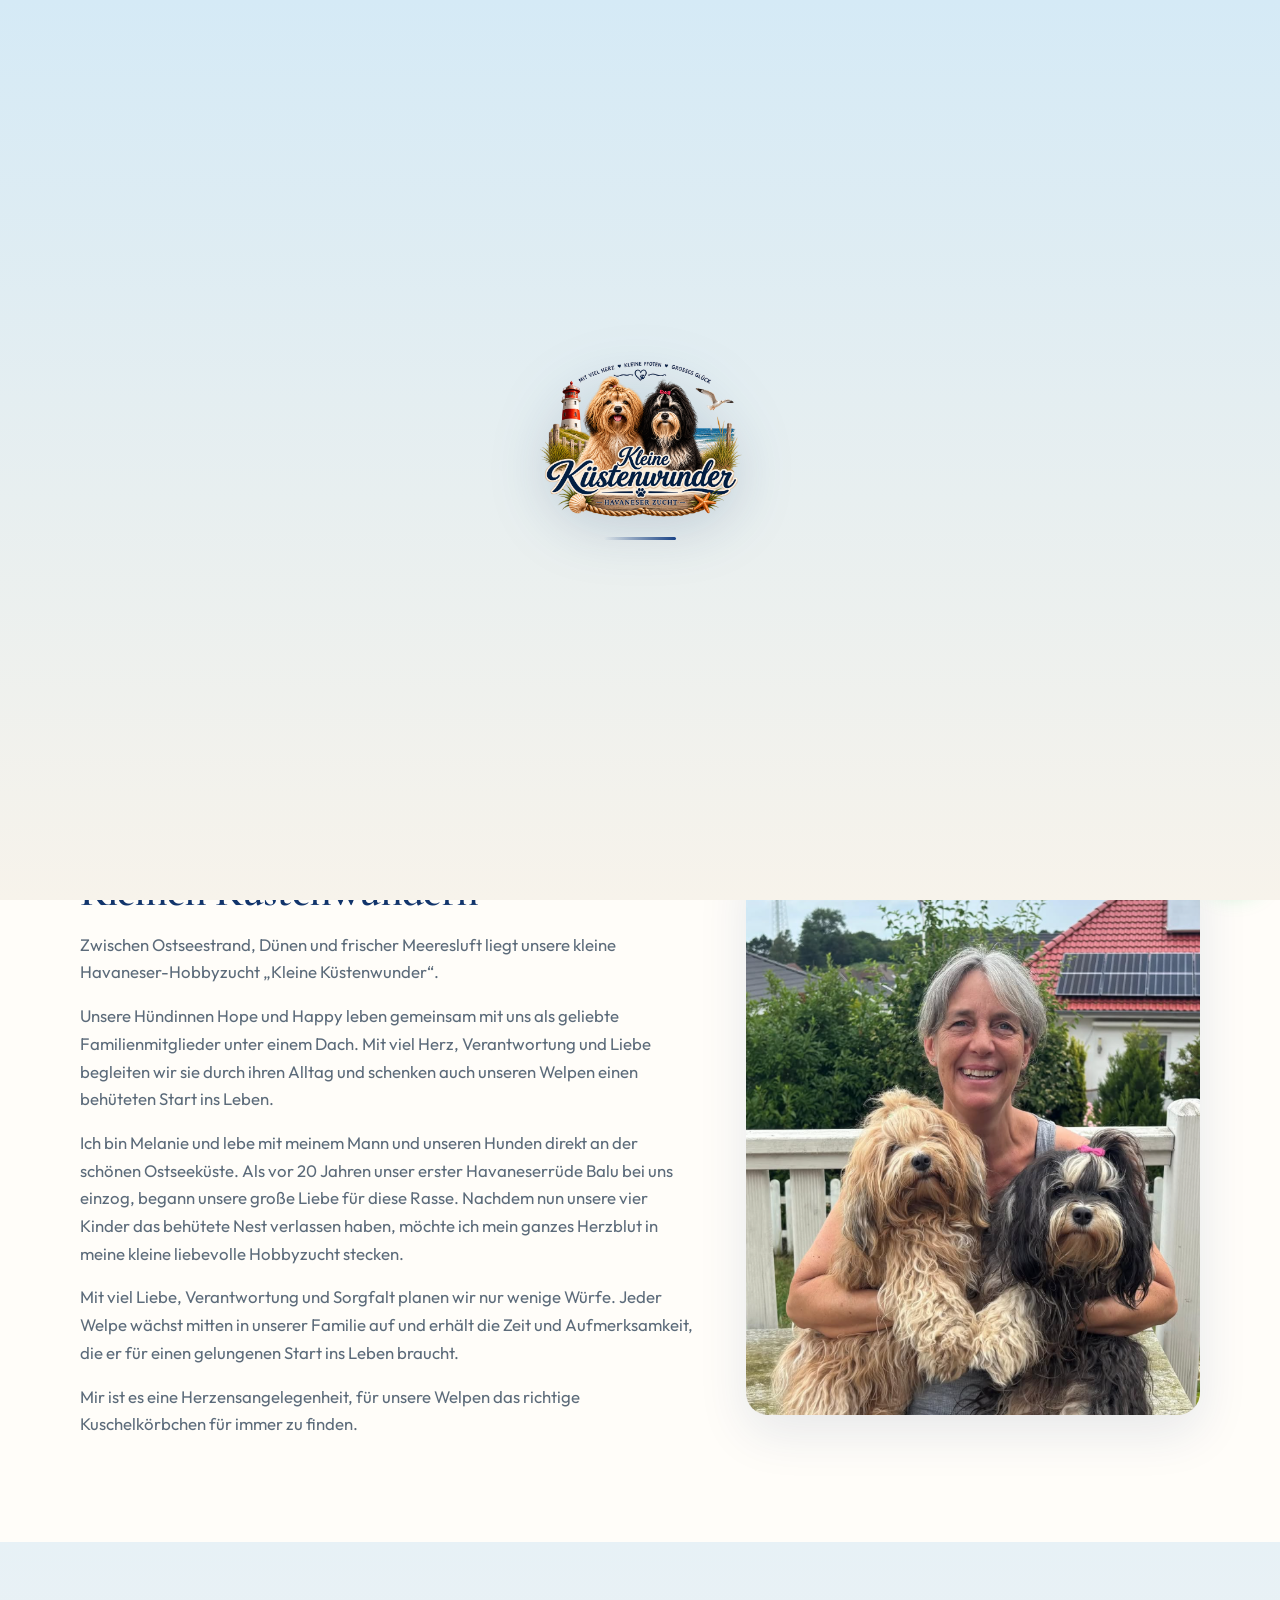
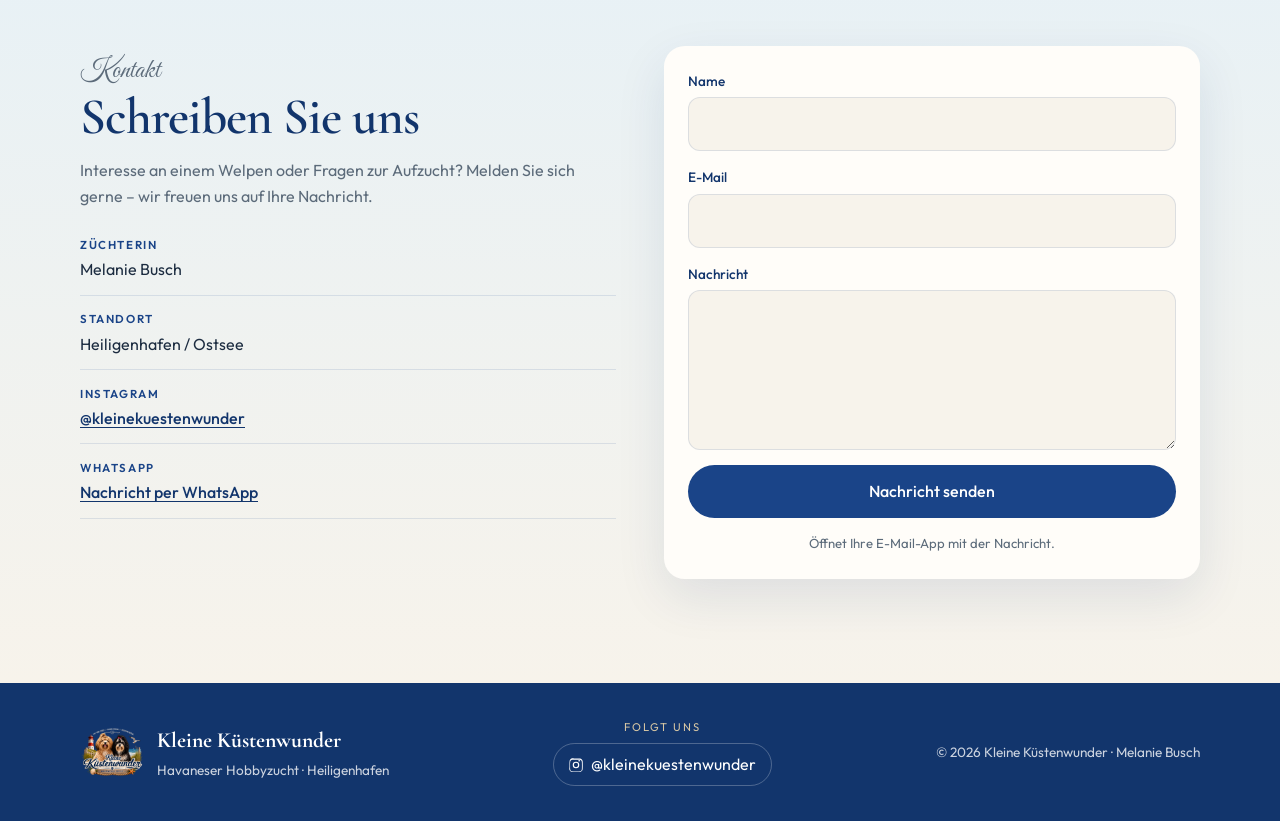
<file: index.html>
<!DOCTYPE html>
<html lang="de">
<head>
  <meta charset="UTF-8" />
  <meta name="viewport" content="width=device-width, initial-scale=1.0" />
  <meta name="description" content="Kleine Küstenwunder – Havaneser Hobbyzucht Melanie in Heiligenhafen an der Ostsee. Mit Liebe gezüchtet, mit Herz aufgezogen." />
  <title>Kleine Küstenwunder | Havaneser Hobbyzucht Melanie</title>
  <link rel="icon" type="image/png" href="images/logo.png" />
  <link rel="preconnect" href="https://fonts.googleapis.com" />
  <link rel="preconnect" href="https://fonts.gstatic.com" crossorigin />
  <link href="https://fonts.googleapis.com/css2?family=Cormorant+Garamond:ital,wght@0,500;0,600;0,700;1,500;1,600&family=Great+Vibes&family=Outfit:wght@300;400;500;600&display=swap" rel="stylesheet" />
  <link rel="stylesheet" href="css/styles.css" />
</head>
<body data-page="home">
  <div id="preloader" aria-hidden="true">
    <div class="preloader-inner">
      <img src="images/logo.png" alt="Kleine Küstenwunder" class="preloader-logo" />
      <div class="preloader-wave"></div>
    </div>
  </div>

  <header class="site-header" id="header">
    <a href="index.html" class="nav-brand" aria-label="Kleine Küstenwunder">
      <img src="images/logo.png" alt="" class="nav-logo" />
    </a>
    <button class="nav-toggle" id="navToggle" aria-label="Menü" aria-expanded="false">
      <span></span><span></span><span></span>
    </button>
    <div class="nav-panel" id="navPanel">
      <ul class="nav-links">
        <li><a href="index.html" data-nav="home" data-i18n="nav.home">Startseite</a></li>
        <li><a href="hundinnen.html" data-nav="hundinnen" data-i18n="nav.girls">Unsere Hündinnen</a></li>
        <li class="has-sub" data-nav="welpen">
          <button type="button" class="nav-drop" aria-expanded="false" data-i18n="nav.puppies">Welpen</button>
          <ul class="nav-sub">
            <li><a href="wurfplanung.html" data-nav="wurfplanung" data-i18n="nav.plan">Wurfplanung</a></li>
            <li><a href="aktueller-wurf.html" data-nav="aktuell" data-i18n="nav.current">Aktueller Wurf</a></li>
            <li><a href="ausgezogene-welpen.html" data-nav="ausgezogen" data-i18n="nav.placed">Ausgezogene Welpen</a></li>
          </ul>
        </li>
        <li><a href="galerie.html" data-nav="galerie" data-i18n="nav.gallery">Galerie</a></li>
        <li><a href="kontakt.html" data-nav="kontakt" data-i18n="nav.contact">Kontakt</a></li>
      </ul>
      <div class="lang-switch" role="group" aria-label="Language">
        <button type="button" class="lang-btn is-active" data-lang="de">DE</button>
        <button type="button" class="lang-btn" data-lang="en">EN</button>
      </div>
    </div>
  </header>

  <main>
    <section class="hero" id="start">
      <div class="hero-frame">
        <img class="hero-photo" src="images/hero-2.jpg" alt="Hope und Happy am Strand von Heiligenhafen" />
        <div class="hero-shade" aria-hidden="true"></div>
        <div class="hero-copy">
          <h1 class="hero-title">Kleine Küstenwunder</h1>
          <p class="hero-paws" aria-hidden="true">
            <span></span>
            <svg viewBox="0 0 64 64"><g fill="currentColor"><ellipse cx="32" cy="44" rx="13" ry="11"/><ellipse cx="14.5" cy="30" rx="6.4" ry="8.4" transform="rotate(-18 14.5 30)"/><ellipse cx="26" cy="18" rx="6" ry="8" transform="rotate(-4 26 18)"/><ellipse cx="40" cy="18" rx="6" ry="8" transform="rotate(4 40 18)"/><ellipse cx="51" cy="30" rx="6.4" ry="8.4" transform="rotate(18 51 30)"/></g></svg>
            <span></span>
          </p>
          <p class="hero-place"><span data-i18n="hero.place">Heiligenhafen · Ostsee</span></p>
          <p class="hero-script">
            <span data-i18n="hero.line1">Mit Liebe gezüchtet –</span><br />
            <span data-i18n="hero.line2">mit Herz aufgezogen.</span>
          </p>
          <p class="hero-paws hero-paws--trail" aria-hidden="true">
            <svg viewBox="0 0 64 64"><g fill="currentColor"><ellipse cx="32" cy="44" rx="13" ry="11"/><ellipse cx="14.5" cy="30" rx="6.4" ry="8.4" transform="rotate(-18 14.5 30)"/><ellipse cx="26" cy="18" rx="6" ry="8" transform="rotate(-4 26 18)"/><ellipse cx="40" cy="18" rx="6" ry="8" transform="rotate(4 40 18)"/><ellipse cx="51" cy="30" rx="6.4" ry="8.4" transform="rotate(18 51 30)"/></g></svg>
            <svg viewBox="0 0 64 64"><g fill="currentColor"><ellipse cx="32" cy="44" rx="13" ry="11"/><ellipse cx="14.5" cy="30" rx="6.4" ry="8.4" transform="rotate(-18 14.5 30)"/><ellipse cx="26" cy="18" rx="6" ry="8" transform="rotate(-4 26 18)"/><ellipse cx="40" cy="18" rx="6" ry="8" transform="rotate(4 40 18)"/><ellipse cx="51" cy="30" rx="6.4" ry="8.4" transform="rotate(18 51 30)"/></g></svg>
            <svg viewBox="0 0 64 64"><g fill="currentColor"><ellipse cx="32" cy="44" rx="13" ry="11"/><ellipse cx="14.5" cy="30" rx="6.4" ry="8.4" transform="rotate(-18 14.5 30)"/><ellipse cx="26" cy="18" rx="6" ry="8" transform="rotate(-4 26 18)"/><ellipse cx="40" cy="18" rx="6" ry="8" transform="rotate(4 40 18)"/><ellipse cx="51" cy="30" rx="6.4" ry="8.4" transform="rotate(18 51 30)"/></g></svg>
          </p>
        </div>
      </div>
    </section>

    <section class="section welcome" id="willkommen">
      <div class="container welcome-grid">
        <div class="welcome-copy reveal">
          <h2 data-i18n="welcome.title">Herzlich Willkommen bei den Kleinen Küstenwundern</h2>
          <p data-i18n="welcome.p1">Zwischen Ostseestrand, Dünen und frischer Meeresluft liegt unsere kleine Havaneser-Hobbyzucht „Kleine Küstenwunder“.</p>
          <p data-i18n="welcome.p2">Unsere Hündinnen Hope und Happy leben gemeinsam mit uns als geliebte Familienmitglieder unter einem Dach. Mit viel Herz, Verantwortung und Liebe begleiten wir sie durch ihren Alltag und schenken auch unseren Welpen einen behüteten Start ins Leben.</p>
          <p data-i18n="welcome.p3">Ich bin Melanie und lebe mit meinem Mann und unseren Hunden direkt an der schönen Ostseeküste. Als vor 20 Jahren unser erster Havaneserrüde Balu bei uns einzog, begann unsere große Liebe für diese Rasse. Nachdem nun unsere vier Kinder das behütete Nest verlassen haben, möchte ich mein ganzes Herzblut in meine kleine liebevolle Hobbyzucht stecken.</p>
          <p data-i18n="welcome.p4">Mit viel Liebe, Verantwortung und Sorgfalt planen wir nur wenige Würfe. Jeder Welpe wächst mitten in unserer Familie auf und erhält die Zeit und Aufmerksamkeit, die er für einen gelungenen Start ins Leben braucht.</p>
          <p data-i18n="welcome.p5">Mir ist es eine Herzensangelegenheit, für unsere Welpen das richtige Kuschelkörbchen für immer zu finden.</p>
        </div>
        <figure class="welcome-photo reveal">
          <img src="images/melanie-dogs.png" alt="Melanie Busch mit Hope und Happy" />
        </figure>
      </div>
    </section>

    <section class="section contact" id="kontakt">
      <div class="container contact-grid">
        <div class="contact-copy reveal">
          <p class="eyebrow" data-i18n="contact.eyebrow">Kontakt</p>
          <h2 data-i18n="contact.title">Schreiben Sie uns</h2>
          <p data-i18n="contact.lead">Interesse an einem Welpen oder Fragen zur Aufzucht? Melden Sie sich gerne – wir freuen uns auf Ihre Nachricht.</p>
          <div class="contact-details">
            <div class="contact-row"><span class="contact-label" data-i18n="contact.owner">Züchterin</span><span>Melanie Busch</span></div>
            <div class="contact-row"><span class="contact-label" data-i18n="contact.place">Standort</span><span>Heiligenhafen / Ostsee</span></div>
            <div class="contact-row"><span class="contact-label">Instagram</span><a href="https://www.instagram.com/kleinekuestenwunder/" target="_blank" rel="noopener noreferrer">@kleinekuestenwunder</a></div>
            <div class="contact-row"><span class="contact-label">WhatsApp</span><a href="https://wa.me/491701234567" target="_blank" rel="noopener noreferrer" data-i18n="contact.whatsapp">Nachricht per WhatsApp</a></div>
          </div>
        </div>
        <form class="contact-form reveal" id="contactForm" novalidate>
          <div class="form-field"><label for="name" data-i18n="form.name">Name</label><input type="text" id="name" name="name" required autocomplete="name" /></div>
          <div class="form-field"><label for="email" data-i18n="form.email">E-Mail</label><input type="email" id="email" name="email" required autocomplete="email" /></div>
          <div class="form-field"><label for="message" data-i18n="form.message">Nachricht</label><textarea id="message" name="message" rows="5" required></textarea></div>
          <button type="submit" class="btn btn-navy btn-block" data-i18n="form.submit">Nachricht senden</button>
          <p class="form-note" data-i18n="form.note">Öffnet Ihre E-Mail-App mit der Nachricht.</p>
          <p class="form-success" id="formSuccess" hidden data-i18n="form.success">Vielen Dank – Ihre Nachricht ist bereit zum Senden.</p>
        </form>
      </div>
    </section>

  </main>

  <footer class="site-footer">
    <div class="container footer-inner">
      <div class="footer-brand">
        <img src="images/logo.png" alt="Kleine Küstenwunder" />
        <div>
          <strong>Kleine Küstenwunder</strong>
          <p data-i18n="footer.tag">Havaneser Hobbyzucht · Heiligenhafen</p>
        </div>
      </div>
      <div class="footer-social">
        <p class="footer-social-label" data-i18n="footer.follow">Folgt uns</p>
        <a class="footer-ig" href="https://www.instagram.com/kleinekuestenwunder/" target="_blank" rel="noopener noreferrer">
          <svg viewBox="0 0 24 24" aria-hidden="true"><path fill="currentColor" d="M12 2.2c3.2 0 3.6 0 4.9.1 1.2.1 1.9.2 2.3.4.6.2 1 .5 1.5 1 .4.4.7.9 1 1.5.2.4.4 1.1.4 2.3.1 1.3.1 1.7.1 4.9s0 3.6-.1 4.9c-.1 1.2-.2 1.9-.4 2.3-.2.6-.5 1-1 1.5-.4.4-.9.7-1.5 1-.4.2-1.1.4-2.3.4-1.3.1-1.7.1-4.9.1s-3.6 0-4.9-.1c-1.2-.1-1.9-.2-2.3-.4-.6-.2-1-.5-1.5-1-.4-.4-.7-.9-1-1.5-.2-.4-.4-1.1-.4-2.3C2.2 15.6 2.2 15.2 2.2 12s0-3.6.1-4.9c.1-1.2.2-1.9.4-2.3.2-.6.5-1 1-1.5.4-.4.9-.7 1.5-1 .4-.2 1.1-.4 2.3-.4C8.4 2.2 8.8 2.2 12 2.2zm0 1.8c-3.2 0-3.5 0-4.8.1-1 .1-1.6.2-1.9.3-.5.2-.8.4-1.1.7-.3.3-.5.6-.7 1.1-.1.3-.3.9-.3 1.9-.1 1.2-.1 1.6-.1 4.8s0 3.5.1 4.8c.1 1 .2 1.6.3 1.9.2.5.4.8.7 1.1.3.3.6.5 1.1.7.3.1.9.3 1.9.3 1.2.1 1.6.1 4.8.1s3.5 0 4.8-.1c1-.1 1.6-.2 1.9-.3.5-.2.8-.4 1.1-.7.3-.3.5-.6.7-1.1.1-.3.3-.9.3-1.9.1-1.2.1-1.6.1-4.8s0-3.5-.1-4.8c-.1-1-.2-1.6-.3-1.9-.2-.5-.4-.8-.7-1.1-.3-.3-.6-.5-1.1-.7-.3-.1-.9-.3-1.9-.3-1.3-.1-1.6-.1-4.8-.1zm0 3.1a4.9 4.9 0 1 1 0 9.8 4.9 4.9 0 0 1 0-9.8zm0 8.1a3.2 3.2 0 1 0 0-6.4 3.2 3.2 0 0 0 0 6.4zm5.1-8.4a1.2 1.2 0 1 1 0-2.3 1.2 1.2 0 0 1 0 2.3z"/></svg>
          <span>@kleinekuestenwunder</span>
        </a>
      </div>
      <p class="footer-copy">&copy; <span id="year"></span> Kleine Küstenwunder · Melanie Busch</p>
    </div>
  </footer>

  <a class="whatsapp-float" href="https://wa.me/491701234567" target="_blank" rel="noopener noreferrer" aria-label="WhatsApp">
    <svg viewBox="0 0 24 24" aria-hidden="true"><path fill="currentColor" d="M17.5 14.4c-.3-.1-1.6-.8-1.9-.9-.3-.1-.4-.1-.6.1-.2.3-.7.9-.8 1-.2.2-.3.2-.6.1-.3-.1-1.3-.5-2.4-1.5-.9-.8-1.5-1.8-1.7-2.1-.2-.3 0-.4.1-.6.1-.1.3-.3.4-.5.1-.2.2-.3.3-.5.1-.2 0-.4 0-.5 0-.1-.6-1.5-.8-2-.2-.5-.4-.4-.6-.4h-.5c-.2 0-.5.1-.7.3-.3.3-.9.9-.9 2.1s.9 2.5 1 2.6c.1.2 1.8 2.8 4.4 3.9 1.6.7 2.2.8 3 .6.5-.1 1.6-.6 1.8-1.3.2-.6.2-1.2.1-1.3-.1-.1-.3-.2-.6-.3zM12.1 21.8h0a9.7 9.7 0 0 1-4.9-1.3l-.4-.2-3.7 1 1-3.6-.2-.4a9.7 9.7 0 0 1-1.5-5.2 9.8 9.8 0 0 1 9.8-9.7 9.7 9.7 0 0 1 6.9 2.9 9.7 9.7 0 0 1 2.9 6.9 9.8 9.8 0 0 1-9.9 9.6zm8.3-18A11.6 11.6 0 0 0 12 0C5.4 0 0 5.4 0 12c0 2.1.6 4.2 1.6 6L0 24l6.1-1.6A12 12 0 0 0 12.1 24C18.7 24 24 18.6 24 12a11.9 11.9 0 0 0-3.6-8.2z"/></svg>
  </a>

  <script src="js/main.js"></script>
</body>
</html>
</file>
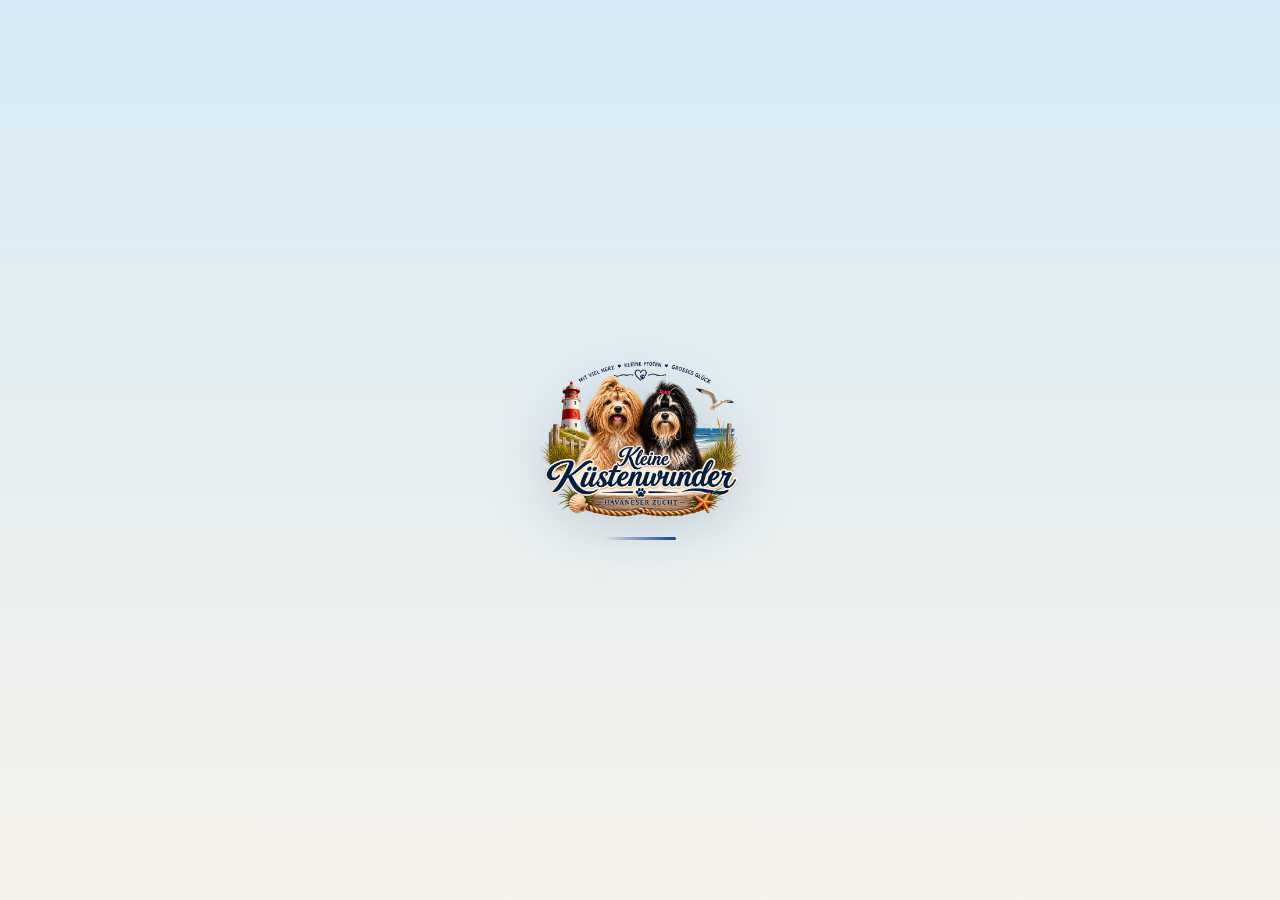
<file: aktueller-wurf.html>
<!DOCTYPE html>
<html lang="de">
<head>
  <meta charset="UTF-8" />
  <meta name="viewport" content="width=device-width, initial-scale=1.0" />
  <title>Aktueller Wurf | Kleine Küstenwunder</title>
  <link rel="icon" type="image/png" href="images/logo.png" />
  <link rel="preconnect" href="https://fonts.googleapis.com" />
  <link rel="preconnect" href="https://fonts.gstatic.com" crossorigin />
  <link href="https://fonts.googleapis.com/css2?family=Cormorant+Garamond:ital,wght@0,500;0,600;0,700;1,500;1,600&family=Great+Vibes&family=Outfit:wght@300;400;500;600&display=swap" rel="stylesheet" />
  <link rel="stylesheet" href="css/styles.css" />
</head>
<body class="is-inner" data-page="aktuell">
  <div id="preloader" aria-hidden="true"><div class="preloader-inner"><img src="images/logo.png" alt="Kleine Küstenwunder" class="preloader-logo" /><div class="preloader-wave"></div></div></div>
  <header class="site-header" id="header">
    <a href="index.html" class="nav-brand" aria-label="Kleine Küstenwunder"><img src="images/logo.png" alt="" class="nav-logo" /></a>
    <button class="nav-toggle" id="navToggle" aria-label="Menü" aria-expanded="false"><span></span><span></span><span></span></button>
    <div class="nav-panel" id="navPanel">
      <ul class="nav-links">
        <li><a href="index.html" data-nav="home" data-i18n="nav.home">Startseite</a></li>
        <li><a href="hundinnen.html" data-nav="hundinnen" data-i18n="nav.girls">Unsere Hündinnen</a></li>
        <li class="has-sub" data-nav="welpen">
          <button type="button" class="nav-drop" aria-expanded="false" data-i18n="nav.puppies">Welpen</button>
          <ul class="nav-sub">
            <li><a href="wurfplanung.html" data-nav="wurfplanung" data-i18n="nav.plan">Wurfplanung</a></li>
            <li><a href="aktueller-wurf.html" data-nav="aktuell" data-i18n="nav.current">Aktueller Wurf</a></li>
            <li><a href="ausgezogene-welpen.html" data-nav="ausgezogen" data-i18n="nav.placed">Ausgezogene Welpen</a></li>
          </ul>
        </li>
        <li><a href="galerie.html" data-nav="galerie" data-i18n="nav.gallery">Galerie</a></li>
        <li><a href="kontakt.html" data-nav="kontakt" data-i18n="nav.contact">Kontakt</a></li>
      </ul>
      <div class="lang-switch" role="group" aria-label="Language">
        <button type="button" class="lang-btn is-active" data-lang="de">DE</button>
        <button type="button" class="lang-btn" data-lang="en">EN</button>
      </div>
    </div>
  </header>
  <main class="page-main">
    <section class="section">
      <div class="container page-head">
        <p class="eyebrow" data-i18n="nav.puppies">Welpen</p>
        <h1 data-i18n="nav.current">Aktueller Wurf</h1>
        <p class="soon" data-i18n="soon">Fotos und Texte folgen in Kürze.</p>
      </div>
    </section>
  </main>
  <footer class="site-footer">
    <div class="container footer-inner">
      <div class="footer-brand"><img src="images/logo.png" alt="Kleine Küstenwunder" /><div><strong>Kleine Küstenwunder</strong><p data-i18n="footer.tag">Havaneser Hobbyzucht · Heiligenhafen</p></div></div>
      <div class="footer-social"><p class="footer-social-label" data-i18n="footer.follow">Folgt uns</p><a class="footer-ig" href="https://www.instagram.com/kleinekuestenwunder/" target="_blank" rel="noopener noreferrer"><span>@kleinekuestenwunder</span></a></div>
      <p class="footer-copy">&copy; <span id="year"></span> Kleine Küstenwunder · Melanie Busch</p>
    </div>
  </footer>
  <a class="whatsapp-float" href="https://wa.me/491701234567" target="_blank" rel="noopener noreferrer" aria-label="WhatsApp"><svg viewBox="0 0 24 24" aria-hidden="true"><path fill="currentColor" d="M17.5 14.4c-.3-.1-1.6-.8-1.9-.9-.3-.1-.4-.1-.6.1-.2.3-.7.9-.8 1-.2.2-.3.2-.6.1-.3-.1-1.3-.5-2.4-1.5-.9-.8-1.5-1.8-1.7-2.1-.2-.3 0-.4.1-.6.1-.1.3-.3.4-.5.1-.2.2-.3.3-.5.1-.2 0-.4 0-.5 0-.1-.6-1.5-.8-2-.2-.5-.4-.4-.6-.4h-.5c-.2 0-.5.1-.7.3-.3.3-.9.9-.9 2.1s.9 2.5 1 2.6c.1.2 1.8 2.8 4.4 3.9 1.6.7 2.2.8 3 .6.5-.1 1.6-.6 1.8-1.3.2-.6.2-1.2.1-1.3-.1-.1-.3-.2-.6-.3zM12.1 21.8h0a9.7 9.7 0 0 1-4.9-1.3l-.4-.2-3.7 1 1-3.6-.2-.4a9.7 9.7 0 0 1-1.5-5.2 9.8 9.8 0 0 1 9.8-9.7 9.7 9.7 0 0 1 6.9 2.9 9.7 9.7 0 0 1 2.9 6.9 9.8 9.8 0 0 1-9.9 9.6zm8.3-18A11.6 11.6 0 0 0 12 0C5.4 0 0 5.4 0 12c0 2.1.6 4.2 1.6 6L0 24l6.1-1.6A12 12 0 0 0 12.1 24C18.7 24 24 18.6 24 12a11.9 11.9 0 0 0-3.6-8.2z"/></svg></a>
  <script src="js/main.js"></script>
</body>
</html>
</file>
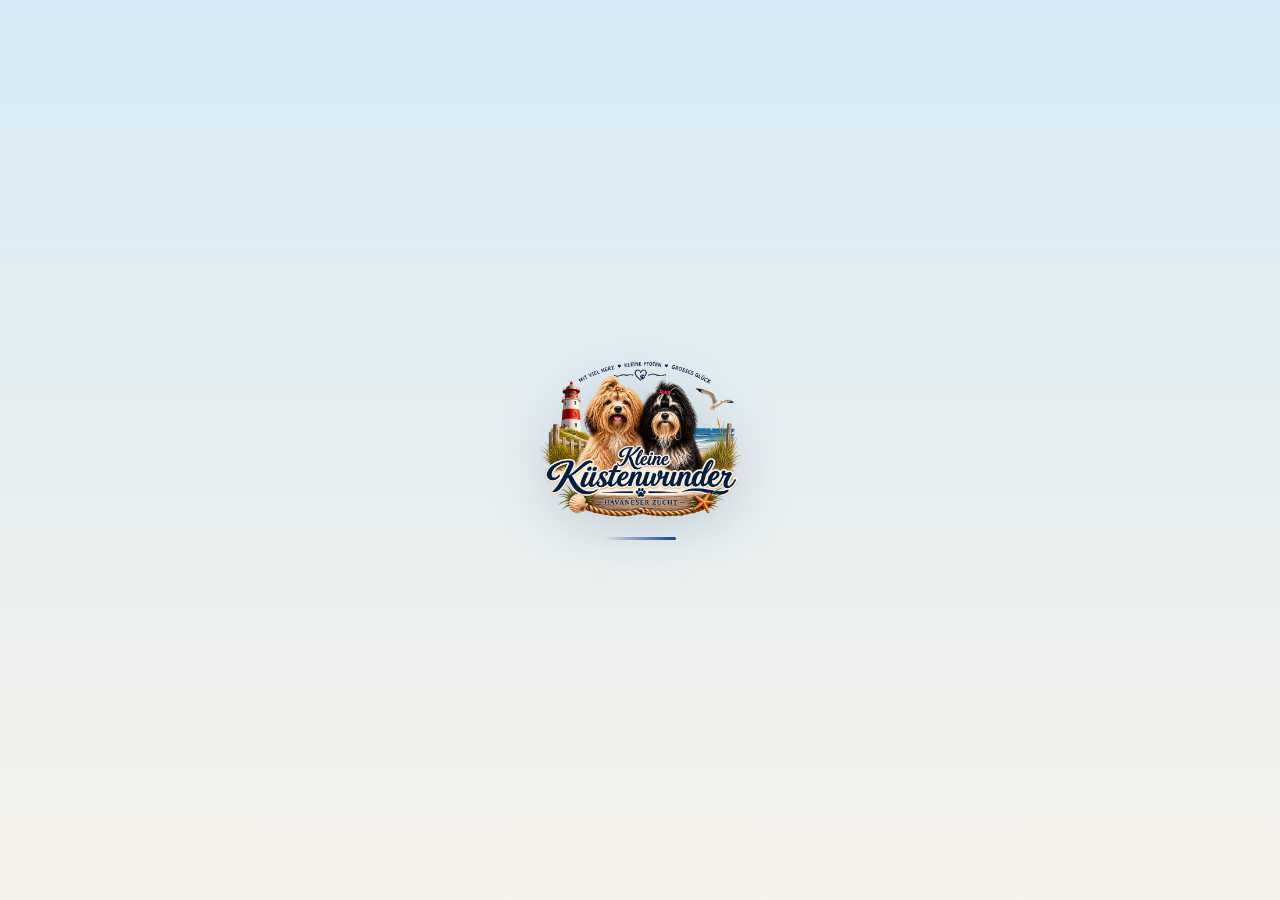
<file: ausgezogene-welpen.html>
<!DOCTYPE html>
<html lang="de">
<head>
  <meta charset="UTF-8" />
  <meta name="viewport" content="width=device-width, initial-scale=1.0" />
  <title>Ausgezogene Welpen | Kleine Küstenwunder</title>
  <link rel="icon" type="image/png" href="images/logo.png" />
  <link rel="preconnect" href="https://fonts.googleapis.com" />
  <link rel="preconnect" href="https://fonts.gstatic.com" crossorigin />
  <link href="https://fonts.googleapis.com/css2?family=Cormorant+Garamond:ital,wght@0,500;0,600;0,700;1,500;1,600&family=Great+Vibes&family=Outfit:wght@300;400;500;600&display=swap" rel="stylesheet" />
  <link rel="stylesheet" href="css/styles.css" />
</head>
<body class="is-inner" data-page="ausgezogen">
  <div id="preloader" aria-hidden="true"><div class="preloader-inner"><img src="images/logo.png" alt="Kleine Küstenwunder" class="preloader-logo" /><div class="preloader-wave"></div></div></div>
  <header class="site-header" id="header">
    <a href="index.html" class="nav-brand" aria-label="Kleine Küstenwunder"><img src="images/logo.png" alt="" class="nav-logo" /></a>
    <button class="nav-toggle" id="navToggle" aria-label="Menü" aria-expanded="false"><span></span><span></span><span></span></button>
    <div class="nav-panel" id="navPanel">
      <ul class="nav-links">
        <li><a href="index.html" data-nav="home" data-i18n="nav.home">Startseite</a></li>
        <li><a href="hundinnen.html" data-nav="hundinnen" data-i18n="nav.girls">Unsere Hündinnen</a></li>
        <li class="has-sub" data-nav="welpen">
          <button type="button" class="nav-drop" aria-expanded="false" data-i18n="nav.puppies">Welpen</button>
          <ul class="nav-sub">
            <li><a href="wurfplanung.html" data-nav="wurfplanung" data-i18n="nav.plan">Wurfplanung</a></li>
            <li><a href="aktueller-wurf.html" data-nav="aktuell" data-i18n="nav.current">Aktueller Wurf</a></li>
            <li><a href="ausgezogene-welpen.html" data-nav="ausgezogen" data-i18n="nav.placed">Ausgezogene Welpen</a></li>
          </ul>
        </li>
        <li><a href="galerie.html" data-nav="galerie" data-i18n="nav.gallery">Galerie</a></li>
        <li><a href="kontakt.html" data-nav="kontakt" data-i18n="nav.contact">Kontakt</a></li>
      </ul>
      <div class="lang-switch" role="group" aria-label="Language">
        <button type="button" class="lang-btn is-active" data-lang="de">DE</button>
        <button type="button" class="lang-btn" data-lang="en">EN</button>
      </div>
    </div>
  </header>
  <main class="page-main">
    <section class="section">
      <div class="container page-head">
        <p class="eyebrow" data-i18n="nav.puppies">Welpen</p>
        <h1 data-i18n="nav.placed">Ausgezogene Welpen</h1>
        <p class="soon" data-i18n="soon">Fotos und Texte folgen in Kürze.</p>
      </div>
    </section>
  </main>
  <footer class="site-footer">
    <div class="container footer-inner">
      <div class="footer-brand"><img src="images/logo.png" alt="Kleine Küstenwunder" /><div><strong>Kleine Küstenwunder</strong><p data-i18n="footer.tag">Havaneser Hobbyzucht · Heiligenhafen</p></div></div>
      <div class="footer-social"><p class="footer-social-label" data-i18n="footer.follow">Folgt uns</p><a class="footer-ig" href="https://www.instagram.com/kleinekuestenwunder/" target="_blank" rel="noopener noreferrer"><span>@kleinekuestenwunder</span></a></div>
      <p class="footer-copy">&copy; <span id="year"></span> Kleine Küstenwunder · Melanie Busch</p>
    </div>
  </footer>
  <a class="whatsapp-float" href="https://wa.me/491701234567" target="_blank" rel="noopener noreferrer" aria-label="WhatsApp"><svg viewBox="0 0 24 24" aria-hidden="true"><path fill="currentColor" d="M17.5 14.4c-.3-.1-1.6-.8-1.9-.9-.3-.1-.4-.1-.6.1-.2.3-.7.9-.8 1-.2.2-.3.2-.6.1-.3-.1-1.3-.5-2.4-1.5-.9-.8-1.5-1.8-1.7-2.1-.2-.3 0-.4.1-.6.1-.1.3-.3.4-.5.1-.2.2-.3.3-.5.1-.2 0-.4 0-.5 0-.1-.6-1.5-.8-2-.2-.5-.4-.4-.6-.4h-.5c-.2 0-.5.1-.7.3-.3.3-.9.9-.9 2.1s.9 2.5 1 2.6c.1.2 1.8 2.8 4.4 3.9 1.6.7 2.2.8 3 .6.5-.1 1.6-.6 1.8-1.3.2-.6.2-1.2.1-1.3-.1-.1-.3-.2-.6-.3zM12.1 21.8h0a9.7 9.7 0 0 1-4.9-1.3l-.4-.2-3.7 1 1-3.6-.2-.4a9.7 9.7 0 0 1-1.5-5.2 9.8 9.8 0 0 1 9.8-9.7 9.7 9.7 0 0 1 6.9 2.9 9.7 9.7 0 0 1 2.9 6.9 9.8 9.8 0 0 1-9.9 9.6zm8.3-18A11.6 11.6 0 0 0 12 0C5.4 0 0 5.4 0 12c0 2.1.6 4.2 1.6 6L0 24l6.1-1.6A12 12 0 0 0 12.1 24C18.7 24 24 18.6 24 12a11.9 11.9 0 0 0-3.6-8.2z"/></svg></a>
  <script src="js/main.js"></script>
</body>
</html>
</file>
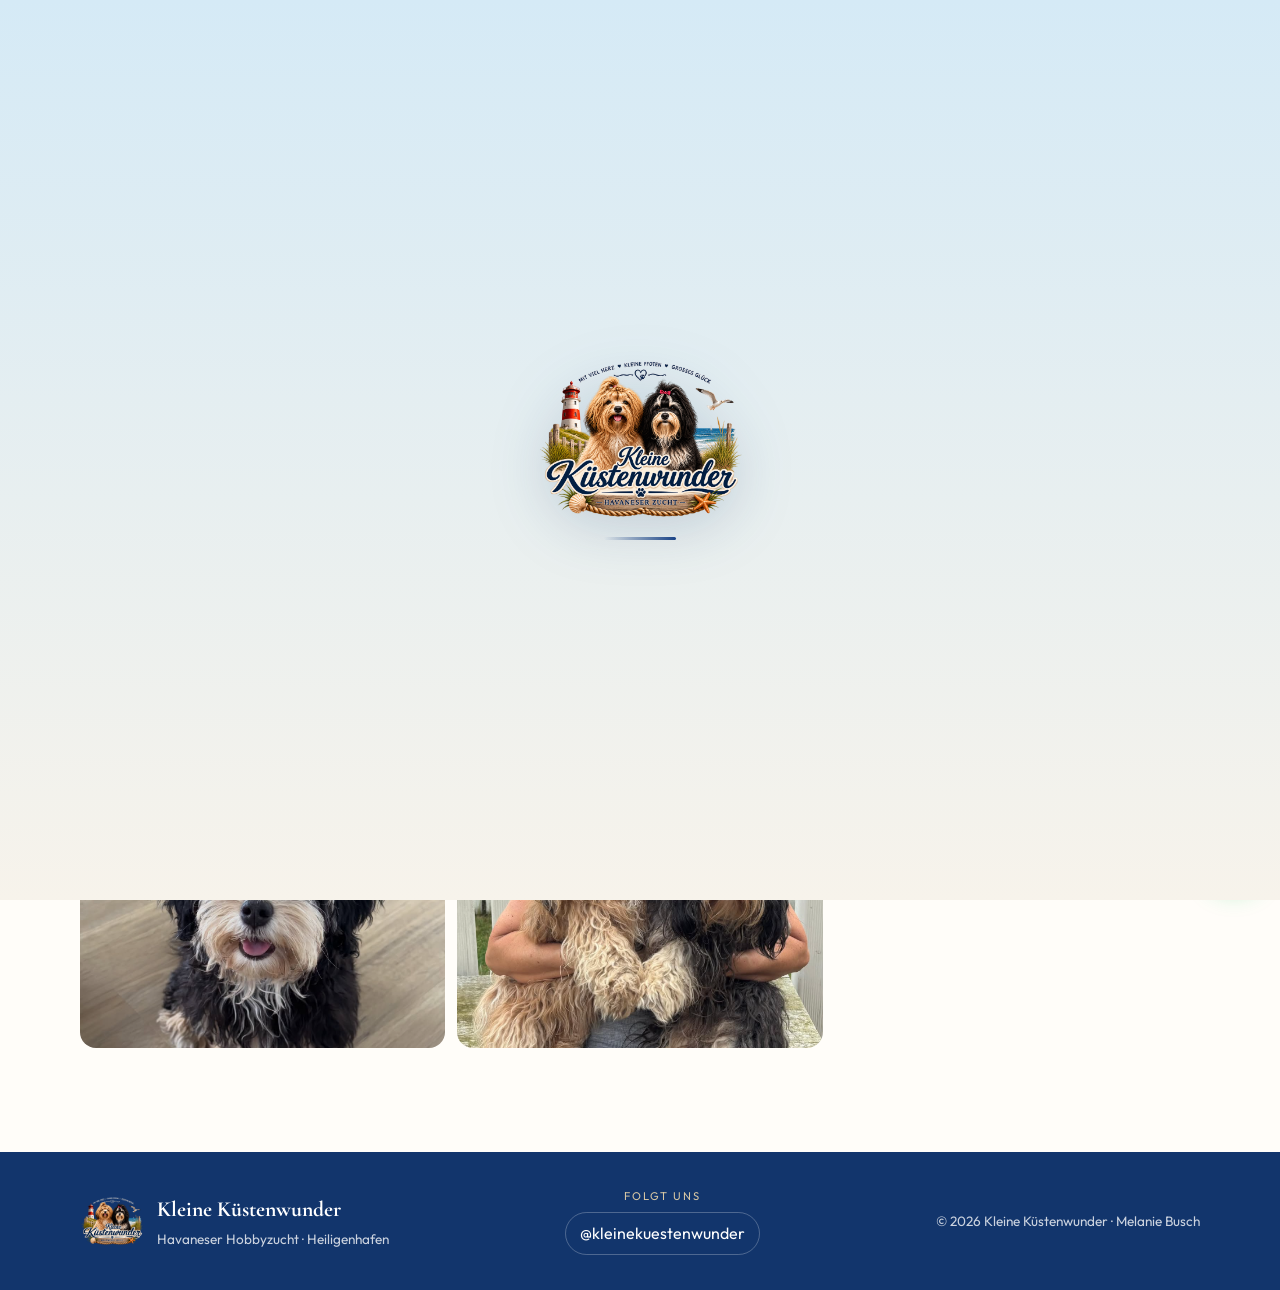
<file: galerie.html>
<!DOCTYPE html>
<html lang="de">
<head>
  <meta charset="UTF-8" />
  <meta name="viewport" content="width=device-width, initial-scale=1.0" />
  <title>Galerie | Kleine Küstenwunder</title>
  <link rel="icon" type="image/png" href="images/logo.png" />
  <link rel="preconnect" href="https://fonts.googleapis.com" />
  <link rel="preconnect" href="https://fonts.gstatic.com" crossorigin />
  <link href="https://fonts.googleapis.com/css2?family=Cormorant+Garamond:ital,wght@0,500;0,600;0,700;1,500;1,600&family=Great+Vibes&family=Outfit:wght@300;400;500;600&display=swap" rel="stylesheet" />
  <link rel="stylesheet" href="css/styles.css" />
</head>
<body class="is-inner" data-page="galerie">
  <div id="preloader" aria-hidden="true"><div class="preloader-inner"><img src="images/logo.png" alt="Kleine Küstenwunder" class="preloader-logo" /><div class="preloader-wave"></div></div></div>
  <header class="site-header" id="header">
    <a href="index.html" class="nav-brand" aria-label="Kleine Küstenwunder"><img src="images/logo.png" alt="" class="nav-logo" /></a>
    <button class="nav-toggle" id="navToggle" aria-label="Menü" aria-expanded="false"><span></span><span></span><span></span></button>
    <div class="nav-panel" id="navPanel">
      <ul class="nav-links">
        <li><a href="index.html" data-nav="home" data-i18n="nav.home">Startseite</a></li>
        <li><a href="hundinnen.html" data-nav="hundinnen" data-i18n="nav.girls">Unsere Hündinnen</a></li>
        <li class="has-sub" data-nav="welpen">
          <button type="button" class="nav-drop" aria-expanded="false" data-i18n="nav.puppies">Welpen</button>
          <ul class="nav-sub">
            <li><a href="wurfplanung.html" data-nav="wurfplanung" data-i18n="nav.plan">Wurfplanung</a></li>
            <li><a href="aktueller-wurf.html" data-nav="aktuell" data-i18n="nav.current">Aktueller Wurf</a></li>
            <li><a href="ausgezogene-welpen.html" data-nav="ausgezogen" data-i18n="nav.placed">Ausgezogene Welpen</a></li>
          </ul>
        </li>
        <li><a href="galerie.html" data-nav="galerie" data-i18n="nav.gallery">Galerie</a></li>
        <li><a href="kontakt.html" data-nav="kontakt" data-i18n="nav.contact">Kontakt</a></li>
      </ul>
      <div class="lang-switch" role="group" aria-label="Language">
        <button type="button" class="lang-btn is-active" data-lang="de">DE</button>
        <button type="button" class="lang-btn" data-lang="en">EN</button>
      </div>
    </div>
  </header>
  <main class="page-main">
    <section class="section gallery">
      <div class="container">
        <div class="section-intro reveal">
          <p class="eyebrow" data-i18n="gallery.eyebrow">Galerie</p>
          <h1 data-i18n="gallery.title">Momente von der Küste</h1>
        </div>
        <div class="gallery-grid">
          <figure class="gallery-item gallery-item--wide reveal"><img src="images/hero-2.jpg" alt="Hope und Happy am Ostseestrand" /></figure>
          <figure class="gallery-item reveal"><img src="images/dog-beach.png" alt="Havaneser am Strand" /></figure>
          <figure class="gallery-item reveal"><img src="images/puppy-tunnel.png" alt="Welpe im Spieltunnel" /></figure>
          <figure class="gallery-item gallery-item--tall reveal"><img src="images/melanie-dogs.png" alt="Melanie mit den Hunden" /></figure>
          <figure class="gallery-item reveal"><img src="images/with-puppy.png" alt="Welpe auf dem Arm" /></figure>
          <figure class="gallery-item reveal"><img src="images/puppy-bow.png" alt="Havaneser Portrait" /></figure>
        </div>
      </div>
    </section>
  </main>
  <footer class="site-footer">
    <div class="container footer-inner">
      <div class="footer-brand"><img src="images/logo.png" alt="Kleine Küstenwunder" /><div><strong>Kleine Küstenwunder</strong><p data-i18n="footer.tag">Havaneser Hobbyzucht · Heiligenhafen</p></div></div>
      <div class="footer-social">
        <p class="footer-social-label" data-i18n="footer.follow">Folgt uns</p>
        <a class="footer-ig" href="https://www.instagram.com/kleinekuestenwunder/" target="_blank" rel="noopener noreferrer"><span>@kleinekuestenwunder</span></a>
      </div>
      <p class="footer-copy">&copy; <span id="year"></span> Kleine Küstenwunder · Melanie Busch</p>
    </div>
  </footer>
  <a class="whatsapp-float" href="https://wa.me/491701234567" target="_blank" rel="noopener noreferrer" aria-label="WhatsApp"><svg viewBox="0 0 24 24" aria-hidden="true"><path fill="currentColor" d="M17.5 14.4c-.3-.1-1.6-.8-1.9-.9-.3-.1-.4-.1-.6.1-.2.3-.7.9-.8 1-.2.2-.3.2-.6.1-.3-.1-1.3-.5-2.4-1.5-.9-.8-1.5-1.8-1.7-2.1-.2-.3 0-.4.1-.6.1-.1.3-.3.4-.5.1-.2.2-.3.3-.5.1-.2 0-.4 0-.5 0-.1-.6-1.5-.8-2-.2-.5-.4-.4-.6-.4h-.5c-.2 0-.5.1-.7.3-.3.3-.9.9-.9 2.1s.9 2.5 1 2.6c.1.2 1.8 2.8 4.4 3.9 1.6.7 2.2.8 3 .6.5-.1 1.6-.6 1.8-1.3.2-.6.2-1.2.1-1.3-.1-.1-.3-.2-.6-.3zM12.1 21.8h0a9.7 9.7 0 0 1-4.9-1.3l-.4-.2-3.7 1 1-3.6-.2-.4a9.7 9.7 0 0 1-1.5-5.2 9.8 9.8 0 0 1 9.8-9.7 9.7 9.7 0 0 1 6.9 2.9 9.7 9.7 0 0 1 2.9 6.9 9.8 9.8 0 0 1-9.9 9.6zm8.3-18A11.6 11.6 0 0 0 12 0C5.4 0 0 5.4 0 12c0 2.1.6 4.2 1.6 6L0 24l6.1-1.6A12 12 0 0 0 12.1 24C18.7 24 24 18.6 24 12a11.9 11.9 0 0 0-3.6-8.2z"/></svg></a>
  <script src="js/main.js"></script>
</body>
</html>
</file>
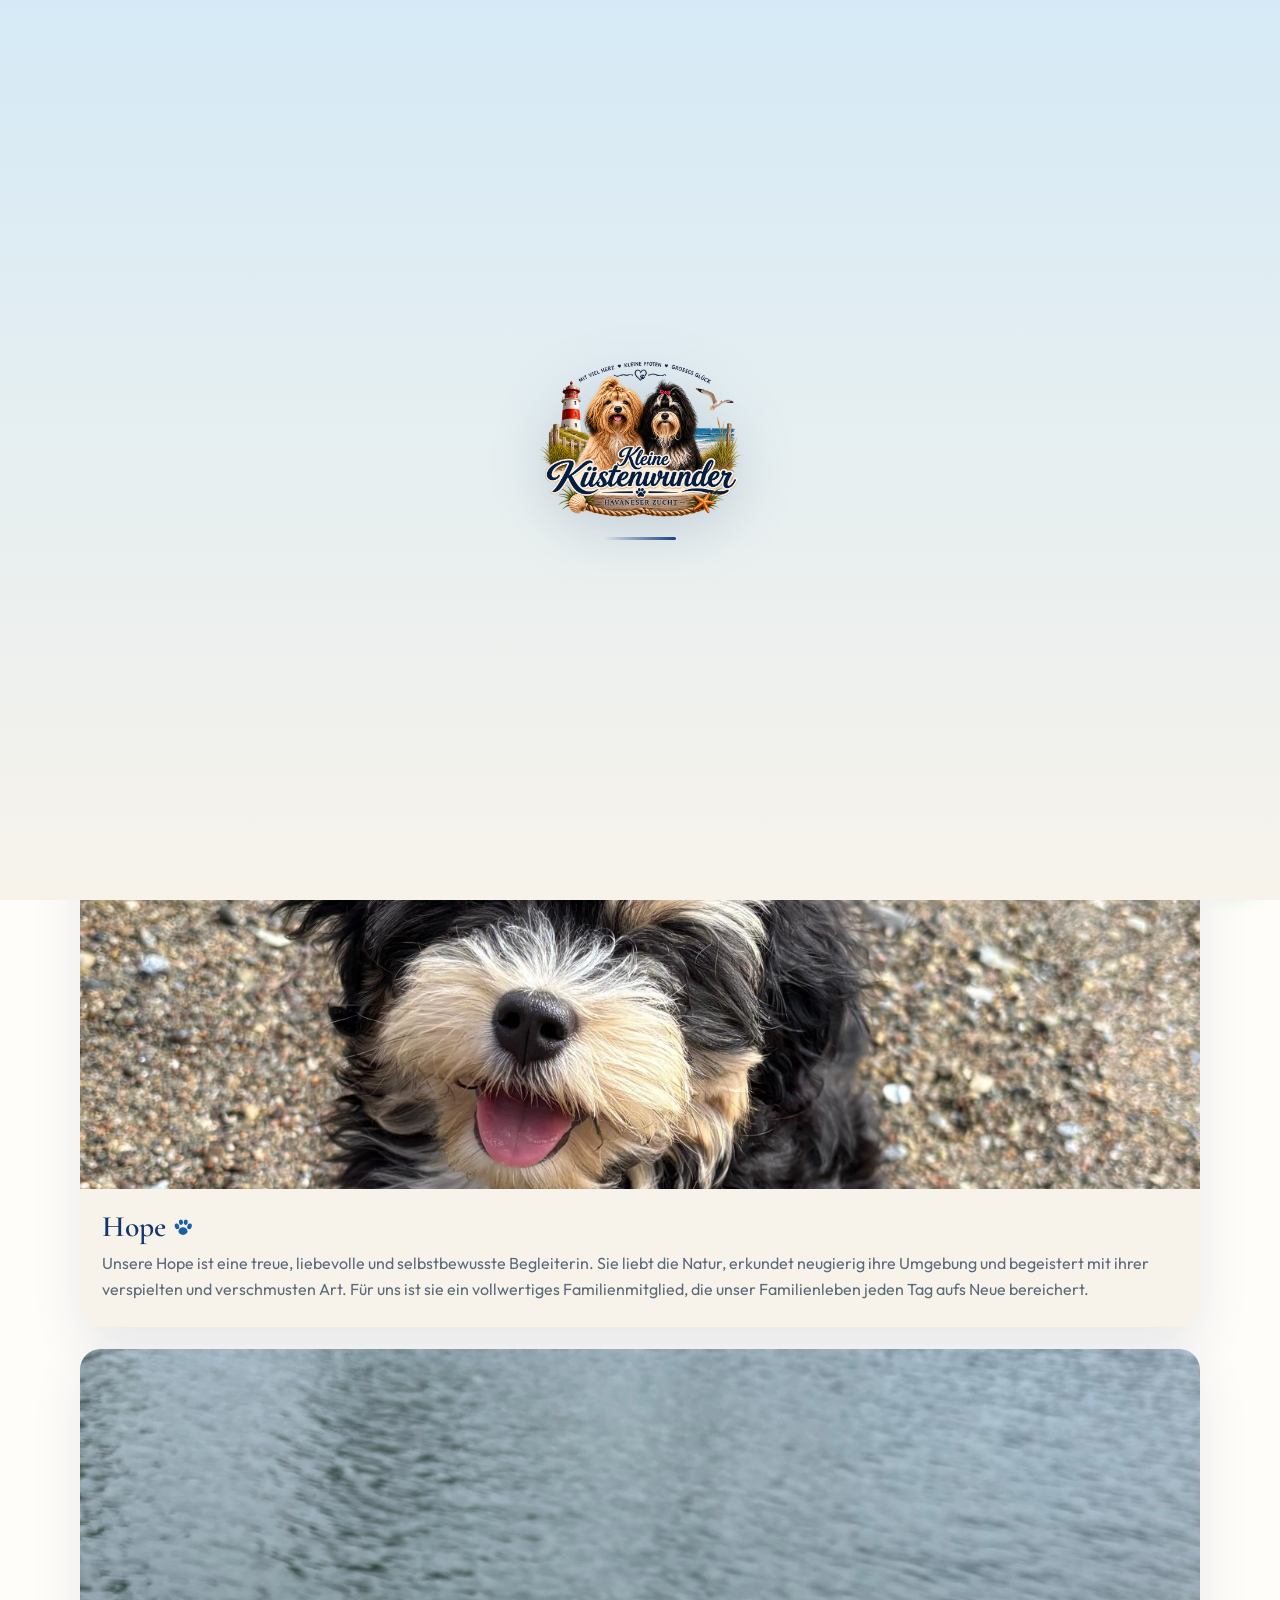
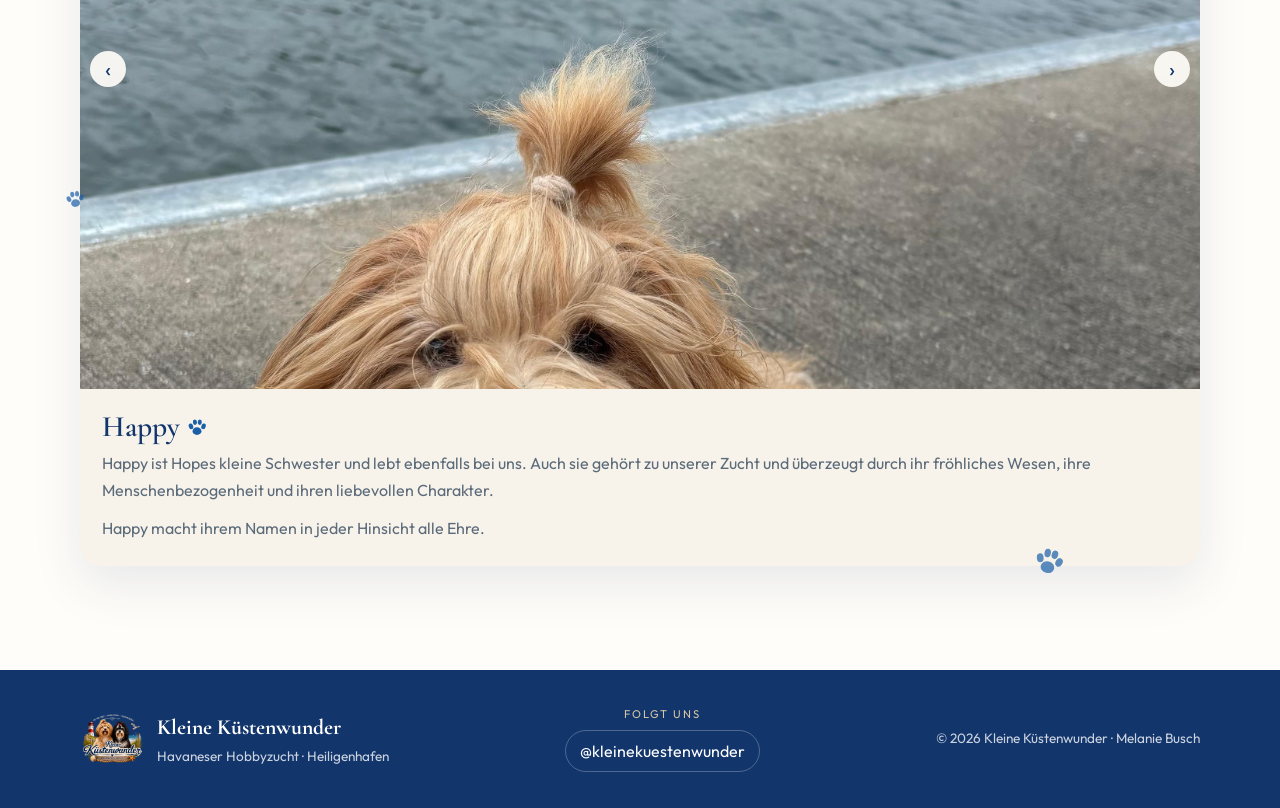
<file: hundinnen.html>
<!DOCTYPE html>
<html lang="de">
<head>
  <meta charset="UTF-8" />
  <meta name="viewport" content="width=device-width, initial-scale=1.0" />
  <title>Unsere Hündinnen | Kleine Küstenwunder</title>
  <link rel="icon" type="image/png" href="images/logo.png" />
  <link rel="preconnect" href="https://fonts.googleapis.com" />
  <link rel="preconnect" href="https://fonts.gstatic.com" crossorigin />
  <link href="https://fonts.googleapis.com/css2?family=Cormorant+Garamond:ital,wght@0,500;0,600;0,700;1,500;1,600&family=Great+Vibes&family=Outfit:wght@300;400;500;600&display=swap" rel="stylesheet" />
  <link rel="stylesheet" href="css/styles.css" />
</head>
<body class="is-inner" data-page="hundinnen">
  <div id="preloader" aria-hidden="true"><div class="preloader-inner"><img src="images/logo.png" alt="Kleine Küstenwunder" class="preloader-logo" /><div class="preloader-wave"></div></div></div>
  <header class="site-header" id="header">
    <a href="index.html" class="nav-brand" aria-label="Kleine Küstenwunder"><img src="images/logo.png" alt="" class="nav-logo" /></a>
    <button class="nav-toggle" id="navToggle" aria-label="Menü" aria-expanded="false"><span></span><span></span><span></span></button>
    <div class="nav-panel" id="navPanel">
      <ul class="nav-links">
        <li><a href="index.html" data-nav="home" data-i18n="nav.home">Startseite</a></li>
        <li><a href="hundinnen.html" data-nav="hundinnen" data-i18n="nav.girls">Unsere Hündinnen</a></li>
        <li class="has-sub" data-nav="welpen">
          <button type="button" class="nav-drop" aria-expanded="false" data-i18n="nav.puppies">Welpen</button>
          <ul class="nav-sub">
            <li><a href="wurfplanung.html" data-nav="wurfplanung" data-i18n="nav.plan">Wurfplanung</a></li>
            <li><a href="aktueller-wurf.html" data-nav="aktuell" data-i18n="nav.current">Aktueller Wurf</a></li>
            <li><a href="ausgezogene-welpen.html" data-nav="ausgezogen" data-i18n="nav.placed">Ausgezogene Welpen</a></li>
          </ul>
        </li>
        <li><a href="galerie.html" data-nav="galerie" data-i18n="nav.gallery">Galerie</a></li>
        <li><a href="kontakt.html" data-nav="kontakt" data-i18n="nav.contact">Kontakt</a></li>
      </ul>
      <div class="lang-switch" role="group" aria-label="Language">
        <button type="button" class="lang-btn is-active" data-lang="de">DE</button>
        <button type="button" class="lang-btn" data-lang="en">EN</button>
      </div>
    </div>
  </header>
  <main class="page-main">
    <section class="section girls">
      <div class="container">
        <div class="section-intro breed-intro reveal">
          <p class="eyebrow" data-i18n="girls.eyebrow">Unsere Hündinnen</p>
          <h1 data-i18n="girls.breedTitle">🐾 Der Havaneser – klein, fröhlich und voller Herz</h1>
          <p data-i18n="girls.breed">Der Havaneser ist ein kleiner, fröhlicher und liebevoller Begleithund mit einem ganz besonderen Charme. Er ist menschenbezogen, anhänglich, verspielt und neugierig und liebt es, mitten im Familienleben dabei zu sein. Durch seine Intelligenz lernt er gerne und lässt sich mit liebevoller, geduldiger Erziehung wunderbar fördern. Gleichzeitig ist er sensibel und braucht eine vertrauensvolle und herzliche Beziehung zu seinen Menschen.</p>
          <p class="breed-note" data-i18n="girls.breedNote">Kurz gesagt: klein an Größe, aber ganz groß im Herzen.</p>
        </div>
        <div class="girl-grid-wrap">
          <svg class="grid-paw grid-paw--1" viewBox="0 0 64 64" aria-hidden="true"><g fill="currentColor"><ellipse cx="32" cy="44" rx="13" ry="11"/><ellipse cx="14.5" cy="30" rx="6.4" ry="8.4" transform="rotate(-18 14.5 30)"/><ellipse cx="26" cy="18" rx="6" ry="8" transform="rotate(-4 26 18)"/><ellipse cx="40" cy="18" rx="6" ry="8" transform="rotate(4 40 18)"/><ellipse cx="51" cy="30" rx="6.4" ry="8.4" transform="rotate(18 51 30)"/></g></svg>
          <svg class="grid-paw grid-paw--2" viewBox="0 0 64 64" aria-hidden="true"><g fill="currentColor"><ellipse cx="32" cy="44" rx="13" ry="11"/><ellipse cx="14.5" cy="30" rx="6.4" ry="8.4" transform="rotate(-18 14.5 30)"/><ellipse cx="26" cy="18" rx="6" ry="8" transform="rotate(-4 26 18)"/><ellipse cx="40" cy="18" rx="6" ry="8" transform="rotate(4 40 18)"/><ellipse cx="51" cy="30" rx="6.4" ry="8.4" transform="rotate(18 51 30)"/></g></svg>
          <svg class="grid-paw grid-paw--3" viewBox="0 0 64 64" aria-hidden="true"><g fill="currentColor"><ellipse cx="32" cy="44" rx="13" ry="11"/><ellipse cx="14.5" cy="30" rx="6.4" ry="8.4" transform="rotate(-18 14.5 30)"/><ellipse cx="26" cy="18" rx="6" ry="8" transform="rotate(-4 26 18)"/><ellipse cx="40" cy="18" rx="6" ry="8" transform="rotate(4 40 18)"/><ellipse cx="51" cy="30" rx="6.4" ry="8.4" transform="rotate(18 51 30)"/></g></svg>
          <svg class="grid-paw grid-paw--4" viewBox="0 0 64 64" aria-hidden="true"><g fill="currentColor"><ellipse cx="32" cy="44" rx="13" ry="11"/><ellipse cx="14.5" cy="30" rx="6.4" ry="8.4" transform="rotate(-18 14.5 30)"/><ellipse cx="26" cy="18" rx="6" ry="8" transform="rotate(-4 26 18)"/><ellipse cx="40" cy="18" rx="6" ry="8" transform="rotate(4 40 18)"/><ellipse cx="51" cy="30" rx="6.4" ry="8.4" transform="rotate(18 51 30)"/></g></svg>
        <div class="girl-grid">
          <article class="girl-card reveal">
            <div class="dog-slides">
              <img class="is-on" src="images/d1-1.jpg" alt="Hope" />
              <img src="images/d1.jpg" alt="Hope" />
              <img src="images/d1.3.jpg" alt="Hope" />
              <img src="images/d1.4.jpg" alt="Hope" />
              <img src="images/d1.5.jpg" alt="Hope" />
              <img src="images/d1.6.jpg" alt="Hope" />
            </div>
            <div class="girl-card-body">
              <h3>Hope <svg class="name-paw" viewBox="0 0 64 64" aria-hidden="true"><g fill="currentColor"><ellipse cx="32" cy="44" rx="13" ry="11"/><ellipse cx="14.5" cy="30" rx="6.4" ry="8.4" transform="rotate(-18 14.5 30)"/><ellipse cx="26" cy="18" rx="6" ry="8" transform="rotate(-4 26 18)"/><ellipse cx="40" cy="18" rx="6" ry="8" transform="rotate(4 40 18)"/><ellipse cx="51" cy="30" rx="6.4" ry="8.4" transform="rotate(18 51 30)"/></g></svg></h3>
              <p data-i18n="girls.hope">Unsere Hope ist eine treue, liebevolle und selbstbewusste Begleiterin. Sie liebt die Natur, erkundet neugierig ihre Umgebung und begeistert mit ihrer verspielten und verschmusten Art. Für uns ist sie ein vollwertiges Familienmitglied, die unser Familienleben jeden Tag aufs Neue bereichert.</p>
            </div>
          </article>
          <article class="girl-card reveal">
            <div class="dog-slides">
              <img class="is-on" src="images/d2.1.jpg" alt="Happy" />
              <img src="images/d2.2.jpg" alt="Happy" />
              <img src="images/d2.3.jpg" alt="Happy" />
              <img src="images/d2.5.jpg" alt="Happy" />
            </div>
            <div class="girl-card-body">
              <h3>Happy <svg class="name-paw" viewBox="0 0 64 64" aria-hidden="true"><g fill="currentColor"><ellipse cx="32" cy="44" rx="13" ry="11"/><ellipse cx="14.5" cy="30" rx="6.4" ry="8.4" transform="rotate(-18 14.5 30)"/><ellipse cx="26" cy="18" rx="6" ry="8" transform="rotate(-4 26 18)"/><ellipse cx="40" cy="18" rx="6" ry="8" transform="rotate(4 40 18)"/><ellipse cx="51" cy="30" rx="6.4" ry="8.4" transform="rotate(18 51 30)"/></g></svg></h3>
              <p data-i18n="girls.happy">Happy ist Hopes kleine Schwester und lebt ebenfalls bei uns. Auch sie gehört zu unserer Zucht und überzeugt durch ihr fröhliches Wesen, ihre Menschenbezogenheit und ihren liebevollen Charakter.</p>
              <p data-i18n="girls.happy2">Happy macht ihrem Namen in jeder Hinsicht alle Ehre.</p>
            </div>
          </article>
        </div>
        </div>
      </div>
    </section>
  </main>
  <footer class="site-footer">
    <div class="container footer-inner">
      <div class="footer-brand"><img src="images/logo.png" alt="Kleine Küstenwunder" /><div><strong>Kleine Küstenwunder</strong><p data-i18n="footer.tag">Havaneser Hobbyzucht · Heiligenhafen</p></div></div>
      <div class="footer-social">
        <p class="footer-social-label" data-i18n="footer.follow">Folgt uns</p>
        <a class="footer-ig" href="https://www.instagram.com/kleinekuestenwunder/" target="_blank" rel="noopener noreferrer"><span>@kleinekuestenwunder</span></a>
      </div>
      <p class="footer-copy">&copy; <span id="year"></span> Kleine Küstenwunder · Melanie Busch</p>
    </div>
  </footer>
  <a class="whatsapp-float" href="https://wa.me/491701234567" target="_blank" rel="noopener noreferrer" aria-label="WhatsApp"><svg viewBox="0 0 24 24" aria-hidden="true"><path fill="currentColor" d="M17.5 14.4c-.3-.1-1.6-.8-1.9-.9-.3-.1-.4-.1-.6.1-.2.3-.7.9-.8 1-.2.2-.3.2-.6.1-.3-.1-1.3-.5-2.4-1.5-.9-.8-1.5-1.8-1.7-2.1-.2-.3 0-.4.1-.6.1-.1.3-.3.4-.5.1-.2.2-.3.3-.5.1-.2 0-.4 0-.5 0-.1-.6-1.5-.8-2-.2-.5-.4-.4-.6-.4h-.5c-.2 0-.5.1-.7.3-.3.3-.9.9-.9 2.1s.9 2.5 1 2.6c.1.2 1.8 2.8 4.4 3.9 1.6.7 2.2.8 3 .6.5-.1 1.6-.6 1.8-1.3.2-.6.2-1.2.1-1.3-.1-.1-.3-.2-.6-.3zM12.1 21.8h0a9.7 9.7 0 0 1-4.9-1.3l-.4-.2-3.7 1 1-3.6-.2-.4a9.7 9.7 0 0 1-1.5-5.2 9.8 9.8 0 0 1 9.8-9.7 9.7 9.7 0 0 1 6.9 2.9 9.7 9.7 0 0 1 2.9 6.9 9.8 9.8 0 0 1-9.9 9.6zm8.3-18A11.6 11.6 0 0 0 12 0C5.4 0 0 5.4 0 12c0 2.1.6 4.2 1.6 6L0 24l6.1-1.6A12 12 0 0 0 12.1 24C18.7 24 24 18.6 24 12a11.9 11.9 0 0 0-3.6-8.2z"/></svg></a>
  <script src="js/main.js"></script>
</body>
</html>
</file>
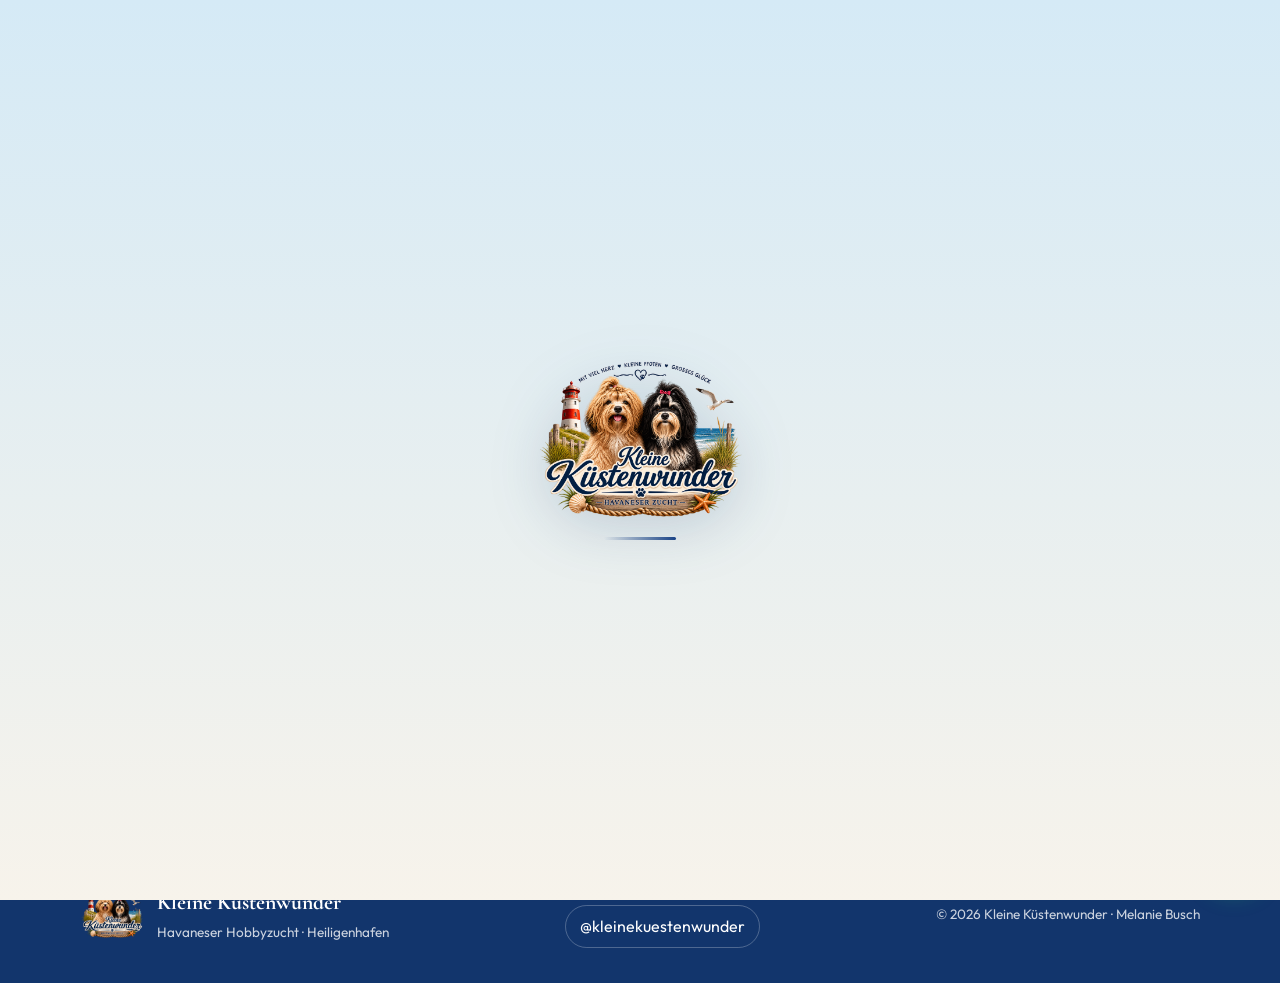
<file: kontakt.html>
<!DOCTYPE html>
<html lang="de">
<head>
  <meta charset="UTF-8" />
  <meta name="viewport" content="width=device-width, initial-scale=1.0" />
  <title>Kontakt | Kleine Küstenwunder</title>
  <link rel="icon" type="image/png" href="images/logo.png" />
  <link rel="preconnect" href="https://fonts.googleapis.com" />
  <link rel="preconnect" href="https://fonts.gstatic.com" crossorigin />
  <link href="https://fonts.googleapis.com/css2?family=Cormorant+Garamond:ital,wght@0,500;0,600;0,700;1,500;1,600&family=Great+Vibes&family=Outfit:wght@300;400;500;600&display=swap" rel="stylesheet" />
  <link rel="stylesheet" href="css/styles.css" />
</head>
<body class="is-inner" data-page="kontakt">
  <div id="preloader" aria-hidden="true"><div class="preloader-inner"><img src="images/logo.png" alt="Kleine Küstenwunder" class="preloader-logo" /><div class="preloader-wave"></div></div></div>
  <header class="site-header" id="header">
    <a href="index.html" class="nav-brand" aria-label="Kleine Küstenwunder"><img src="images/logo.png" alt="" class="nav-logo" /></a>
    <button class="nav-toggle" id="navToggle" aria-label="Menü" aria-expanded="false"><span></span><span></span><span></span></button>
    <div class="nav-panel" id="navPanel">
      <ul class="nav-links">
        <li><a href="index.html" data-nav="home" data-i18n="nav.home">Startseite</a></li>
        <li><a href="hundinnen.html" data-nav="hundinnen" data-i18n="nav.girls">Unsere Hündinnen</a></li>
        <li class="has-sub" data-nav="welpen">
          <button type="button" class="nav-drop" aria-expanded="false" data-i18n="nav.puppies">Welpen</button>
          <ul class="nav-sub">
            <li><a href="wurfplanung.html" data-nav="wurfplanung" data-i18n="nav.plan">Wurfplanung</a></li>
            <li><a href="aktueller-wurf.html" data-nav="aktuell" data-i18n="nav.current">Aktueller Wurf</a></li>
            <li><a href="ausgezogene-welpen.html" data-nav="ausgezogen" data-i18n="nav.placed">Ausgezogene Welpen</a></li>
          </ul>
        </li>
        <li><a href="galerie.html" data-nav="galerie" data-i18n="nav.gallery">Galerie</a></li>
        <li><a href="kontakt.html" data-nav="kontakt" data-i18n="nav.contact">Kontakt</a></li>
      </ul>
      <div class="lang-switch" role="group" aria-label="Language">
        <button type="button" class="lang-btn is-active" data-lang="de">DE</button>
        <button type="button" class="lang-btn" data-lang="en">EN</button>
      </div>
    </div>
  </header>
  <main class="page-main">
    <section class="section contact">
      <div class="container contact-grid">
        <div class="contact-copy reveal">
          <p class="eyebrow" data-i18n="contact.eyebrow">Kontakt</p>
          <h1 data-i18n="contact.title">Schreiben Sie uns</h1>
          <p data-i18n="contact.lead">Interesse an einem Welpen oder Fragen zur Aufzucht? Melden Sie sich gerne – wir freuen uns auf Ihre Nachricht.</p>
          <div class="contact-details">
            <div class="contact-row"><span class="contact-label" data-i18n="contact.owner">Züchterin</span><span>Melanie Busch</span></div>
            <div class="contact-row"><span class="contact-label" data-i18n="contact.place">Standort</span><span>Heiligenhafen / Ostsee</span></div>
            <div class="contact-row"><span class="contact-label">Instagram</span><a href="https://www.instagram.com/kleinekuestenwunder/" target="_blank" rel="noopener noreferrer">@kleinekuestenwunder</a></div>
            <div class="contact-row"><span class="contact-label">WhatsApp</span><a href="https://wa.me/491701234567" target="_blank" rel="noopener noreferrer" data-i18n="contact.whatsapp">Nachricht per WhatsApp</a></div>
          </div>
        </div>
        <form class="contact-form reveal" id="contactForm" novalidate>
          <div class="form-field"><label for="name" data-i18n="form.name">Name</label><input type="text" id="name" name="name" required autocomplete="name" /></div>
          <div class="form-field"><label for="email" data-i18n="form.email">E-Mail</label><input type="email" id="email" name="email" required autocomplete="email" /></div>
          <div class="form-field"><label for="message" data-i18n="form.message">Nachricht</label><textarea id="message" name="message" rows="5" required></textarea></div>
          <button type="submit" class="btn btn-navy btn-block" data-i18n="form.submit">Nachricht senden</button>
          <p class="form-note" data-i18n="form.note">Öffnet Ihre E-Mail-App mit der Nachricht.</p>
          <p class="form-success" id="formSuccess" hidden data-i18n="form.success">Vielen Dank – Ihre Nachricht ist bereit zum Senden.</p>
        </form>
      </div>
    </section>
  </main>
  <footer class="site-footer">
    <div class="container footer-inner">
      <div class="footer-brand"><img src="images/logo.png" alt="Kleine Küstenwunder" /><div><strong>Kleine Küstenwunder</strong><p data-i18n="footer.tag">Havaneser Hobbyzucht · Heiligenhafen</p></div></div>
      <div class="footer-social">
        <p class="footer-social-label" data-i18n="footer.follow">Folgt uns</p>
        <a class="footer-ig" href="https://www.instagram.com/kleinekuestenwunder/" target="_blank" rel="noopener noreferrer"><span>@kleinekuestenwunder</span></a>
      </div>
      <p class="footer-copy">&copy; <span id="year"></span> Kleine Küstenwunder · Melanie Busch</p>
    </div>
  </footer>
  <a class="whatsapp-float" href="https://wa.me/491701234567" target="_blank" rel="noopener noreferrer" aria-label="WhatsApp"><svg viewBox="0 0 24 24" aria-hidden="true"><path fill="currentColor" d="M17.5 14.4c-.3-.1-1.6-.8-1.9-.9-.3-.1-.4-.1-.6.1-.2.3-.7.9-.8 1-.2.2-.3.2-.6.1-.3-.1-1.3-.5-2.4-1.5-.9-.8-1.5-1.8-1.7-2.1-.2-.3 0-.4.1-.6.1-.1.3-.3.4-.5.1-.2.2-.3.3-.5.1-.2 0-.4 0-.5 0-.1-.6-1.5-.8-2-.2-.5-.4-.4-.6-.4h-.5c-.2 0-.5.1-.7.3-.3.3-.9.9-.9 2.1s.9 2.5 1 2.6c.1.2 1.8 2.8 4.4 3.9 1.6.7 2.2.8 3 .6.5-.1 1.6-.6 1.8-1.3.2-.6.2-1.2.1-1.3-.1-.1-.3-.2-.6-.3zM12.1 21.8h0a9.7 9.7 0 0 1-4.9-1.3l-.4-.2-3.7 1 1-3.6-.2-.4a9.7 9.7 0 0 1-1.5-5.2 9.8 9.8 0 0 1 9.8-9.7 9.7 9.7 0 0 1 6.9 2.9 9.7 9.7 0 0 1 2.9 6.9 9.8 9.8 0 0 1-9.9 9.6zm8.3-18A11.6 11.6 0 0 0 12 0C5.4 0 0 5.4 0 12c0 2.1.6 4.2 1.6 6L0 24l6.1-1.6A12 12 0 0 0 12.1 24C18.7 24 24 18.6 24 12a11.9 11.9 0 0 0-3.6-8.2z"/></svg></a>
  <script src="js/main.js"></script>
</body>
</html>
</file>
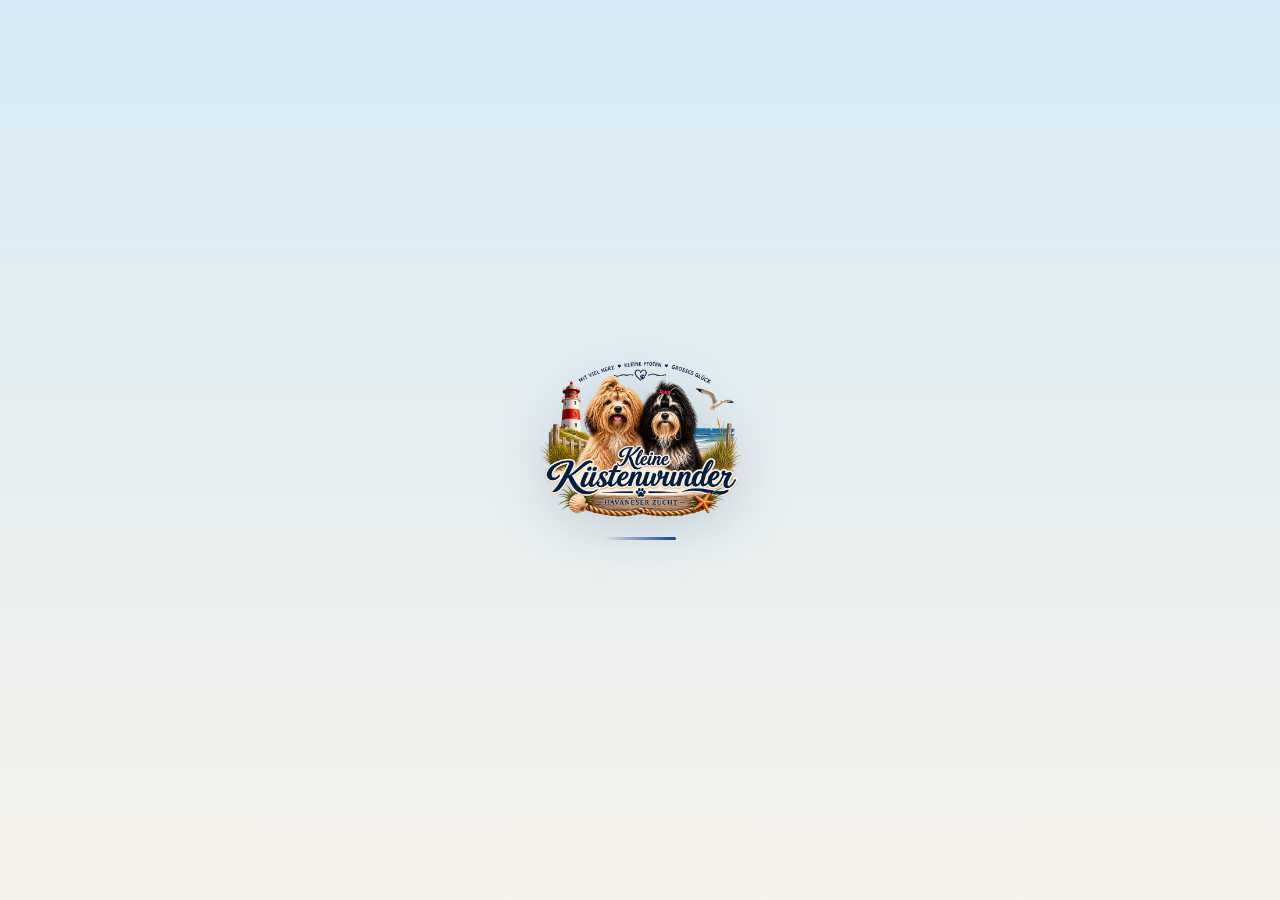
<file: wurfplanung.html>
<!DOCTYPE html>
<html lang="de">
<head>
  <meta charset="UTF-8" />
  <meta name="viewport" content="width=device-width, initial-scale=1.0" />
  <title>Wurfplanung | Kleine Küstenwunder</title>
  <link rel="icon" type="image/png" href="images/logo.png" />
  <link rel="preconnect" href="https://fonts.googleapis.com" />
  <link rel="preconnect" href="https://fonts.gstatic.com" crossorigin />
  <link href="https://fonts.googleapis.com/css2?family=Cormorant+Garamond:ital,wght@0,500;0,600;0,700;1,500;1,600&family=Great+Vibes&family=Outfit:wght@300;400;500;600&display=swap" rel="stylesheet" />
  <link rel="stylesheet" href="css/styles.css" />
</head>
<body class="is-inner" data-page="wurfplanung">
  <div id="preloader" aria-hidden="true"><div class="preloader-inner"><img src="images/logo.png" alt="Kleine Küstenwunder" class="preloader-logo" /><div class="preloader-wave"></div></div></div>
  <header class="site-header" id="header">
    <a href="index.html" class="nav-brand" aria-label="Kleine Küstenwunder"><img src="images/logo.png" alt="" class="nav-logo" /></a>
    <button class="nav-toggle" id="navToggle" aria-label="Menü" aria-expanded="false"><span></span><span></span><span></span></button>
    <div class="nav-panel" id="navPanel">
      <ul class="nav-links">
        <li><a href="index.html" data-nav="home" data-i18n="nav.home">Startseite</a></li>
        <li><a href="hundinnen.html" data-nav="hundinnen" data-i18n="nav.girls">Unsere Hündinnen</a></li>
        <li class="has-sub" data-nav="welpen">
          <button type="button" class="nav-drop" aria-expanded="false" data-i18n="nav.puppies">Welpen</button>
          <ul class="nav-sub">
            <li><a href="wurfplanung.html" data-nav="wurfplanung" data-i18n="nav.plan">Wurfplanung</a></li>
            <li><a href="aktueller-wurf.html" data-nav="aktuell" data-i18n="nav.current">Aktueller Wurf</a></li>
            <li><a href="ausgezogene-welpen.html" data-nav="ausgezogen" data-i18n="nav.placed">Ausgezogene Welpen</a></li>
          </ul>
        </li>
        <li><a href="galerie.html" data-nav="galerie" data-i18n="nav.gallery">Galerie</a></li>
        <li><a href="kontakt.html" data-nav="kontakt" data-i18n="nav.contact">Kontakt</a></li>
      </ul>
      <div class="lang-switch" role="group" aria-label="Language">
        <button type="button" class="lang-btn is-active" data-lang="de">DE</button>
        <button type="button" class="lang-btn" data-lang="en">EN</button>
      </div>
    </div>
  </header>
  <main class="page-main">
    <section class="section">
      <div class="container page-head">
        <p class="eyebrow" data-i18n="nav.puppies">Welpen</p>
        <h1 data-i18n="nav.plan">Wurfplanung</h1>
        <p class="soon" data-i18n="soon">Fotos und Texte folgen in Kürze.</p>
      </div>
    </section>
  </main>
  <footer class="site-footer">
    <div class="container footer-inner">
      <div class="footer-brand"><img src="images/logo.png" alt="Kleine Küstenwunder" /><div><strong>Kleine Küstenwunder</strong><p data-i18n="footer.tag">Havaneser Hobbyzucht · Heiligenhafen</p></div></div>
      <div class="footer-social"><p class="footer-social-label" data-i18n="footer.follow">Folgt uns</p><a class="footer-ig" href="https://www.instagram.com/kleinekuestenwunder/" target="_blank" rel="noopener noreferrer"><span>@kleinekuestenwunder</span></a></div>
      <p class="footer-copy">&copy; <span id="year"></span> Kleine Küstenwunder · Melanie Busch</p>
    </div>
  </footer>
  <a class="whatsapp-float" href="https://wa.me/491701234567" target="_blank" rel="noopener noreferrer" aria-label="WhatsApp"><svg viewBox="0 0 24 24" aria-hidden="true"><path fill="currentColor" d="M17.5 14.4c-.3-.1-1.6-.8-1.9-.9-.3-.1-.4-.1-.6.1-.2.3-.7.9-.8 1-.2.2-.3.2-.6.1-.3-.1-1.3-.5-2.4-1.5-.9-.8-1.5-1.8-1.7-2.1-.2-.3 0-.4.1-.6.1-.1.3-.3.4-.5.1-.2.2-.3.3-.5.1-.2 0-.4 0-.5 0-.1-.6-1.5-.8-2-.2-.5-.4-.4-.6-.4h-.5c-.2 0-.5.1-.7.3-.3.3-.9.9-.9 2.1s.9 2.5 1 2.6c.1.2 1.8 2.8 4.4 3.9 1.6.7 2.2.8 3 .6.5-.1 1.6-.6 1.8-1.3.2-.6.2-1.2.1-1.3-.1-.1-.3-.2-.6-.3zM12.1 21.8h0a9.7 9.7 0 0 1-4.9-1.3l-.4-.2-3.7 1 1-3.6-.2-.4a9.7 9.7 0 0 1-1.5-5.2 9.8 9.8 0 0 1 9.8-9.7 9.7 9.7 0 0 1 6.9 2.9 9.7 9.7 0 0 1 2.9 6.9 9.8 9.8 0 0 1-9.9 9.6zm8.3-18A11.6 11.6 0 0 0 12 0C5.4 0 0 5.4 0 12c0 2.1.6 4.2 1.6 6L0 24l6.1-1.6A12 12 0 0 0 12.1 24C18.7 24 24 18.6 24 12a11.9 11.9 0 0 0-3.6-8.2z"/></svg></a>
  <script src="js/main.js"></script>
</body>
</html>
</file>
<file: css/styles.css>
:root {
  --navy: #1a4488;
  --navy-deep: #12356c;
  --ink: #1c2c40;
  --muted: #5c6b7a;
  --cream: #f7f3eb;
  --paper: #fffdf9;
  --sand: #e7dcc8;
  --line: rgba(26, 68, 136, 0.12);
  --shadow: 0 18px 50px rgba(18, 53, 108, 0.1);
  --header: 5.2rem;
  --display: "Great Vibes", cursive;
  --serif: "Cormorant Garamond", Georgia, serif;
  --sans: "Outfit", system-ui, sans-serif;
  --ease: cubic-bezier(0.22, 1, 0.36, 1);
}

*,
*::before,
*::after { box-sizing: border-box; margin: 0; padding: 0; }

html { scroll-behavior: smooth; scroll-padding-top: 5.5rem; }

body {
  font-family: var(--sans);
  color: var(--ink);
  background: var(--cream);
  line-height: 1.65;
  overflow-x: hidden;
}

img { max-width: 100%; display: block; }
a { color: inherit; text-decoration: none; }
ul { list-style: none; }
button, input, textarea { font: inherit; }

.container { width: min(1120px, calc(100% - 2.4rem)); margin-inline: auto; }

.section { padding: clamp(4.2rem, 9vw, 6.5rem) 0; }

.eyebrow {
  font-family: var(--display);
  font-size: 1.7rem;
  color: var(--navy);
  line-height: 1;
  margin-bottom: 0.35rem;
}

h1,
h2 {
  font-family: var(--serif);
  font-weight: 600;
  font-size: clamp(2.2rem, 4vw, 3.3rem);
  color: var(--navy-deep);
  line-height: 1.05;
  letter-spacing: -0.02em;
}

h3 {
  font-family: var(--serif);
  font-weight: 600;
  font-size: 1.85rem;
  color: var(--navy-deep);
  line-height: 1.15;
}

.section-intro { max-width: 40rem; margin-bottom: 2.4rem; }
.section-lead { margin-top: 0.8rem; color: var(--muted); font-size: 1.05rem; }

/* Preloader */
#preloader {
  position: fixed;
  inset: 0;
  z-index: 9999;
  display: grid;
  place-items: center;
  background: linear-gradient(180deg, #d5eaf6 0%, #f7f3eb 100%);
  transition: opacity 0.6s var(--ease), visibility 0.6s;
}
#preloader.is-done { opacity: 0; visibility: hidden; pointer-events: none; }
.preloader-logo {
  width: min(210px, 52vw);
  height: auto;
  animation: logoPulse 2s var(--ease) infinite;
  filter: drop-shadow(0 12px 28px rgba(18, 53, 108, 0.18));
}
.preloader-wave {
  width: 72px;
  height: 3px;
  margin: 1.2rem auto 0;
  border-radius: 99px;
  background: linear-gradient(90deg, transparent, var(--navy), transparent);
  background-size: 200% 100%;
  animation: waveSlide 1.3s ease-in-out infinite;
}
@keyframes logoPulse { 50% { transform: scale(1.04); } }
@keyframes waveSlide {
  0% { background-position: 100% 0; }
  100% { background-position: -100% 0; }
}

/* Header */
.site-header {
  position: fixed;
  inset: 0 0 auto 0;
  z-index: 100;
  min-height: var(--header);
  height: auto;
  display: flex;
  align-items: center;
  justify-content: flex-end;
  padding: 0.85rem 1.5rem 0.85rem 15.5rem;
  transition: background 0.3s, box-shadow 0.3s;
}
.site-header.is-scrolled {
  background: rgba(247, 243, 235, 0.94);
  backdrop-filter: blur(14px);
  box-shadow: 0 1px 0 var(--line);
  padding-left: 5.2rem;
}

.nav-brand { position: absolute; left: 1.35rem; top: 0.85rem; z-index: 120; }
.nav-logo {
  width: 188px;
  height: auto;
  filter: drop-shadow(0 12px 22px rgba(12, 32, 64, 0.22));
  transition: width 0.3s var(--ease);
}
.site-header.is-scrolled .nav-logo { width: 64px; }

.nav-panel { display: flex; align-items: center; gap: 1.25rem; flex: 1; }
.nav-links {
  display: flex;
  align-items: center;
  justify-content: space-evenly;
  gap: 0.4rem 1.15rem;
  flex: 1;
  flex-wrap: wrap;
}
.nav-links a,
.nav-drop {
  font-family: var(--serif);
  font-size: 1.2rem;
  font-weight: 600;
  color: var(--navy-deep);
  text-shadow: 0 1px 0 rgba(255, 255, 255, 0.55);
  position: relative;
  padding-bottom: 0.35rem;
  background: none;
  border: 0;
  cursor: pointer;
}
.nav-drop::before {
  content: "";
  display: inline-block;
  width: 0;
  height: 0;
  margin-left: 0.35rem;
  border-left: 4px solid transparent;
  border-right: 4px solid transparent;
  border-top: 5px solid var(--navy);
  vertical-align: 0.12em;
}
.nav-links a::after,
.nav-drop::after {
  content: "";
  position: absolute;
  left: 50%;
  bottom: 0;
  width: 72%;
  height: 1.5px;
  background: var(--navy);
  transform: translateX(-50%) scaleX(0);
  transform-origin: center;
  transition: transform 0.35s var(--ease);
}
.nav-links > li > a:hover::after,
.nav-drop:hover::after {
  transform: translateX(-50%) scaleX(1);
}
.nav-links > li > a.is-current::after,
.has-sub.is-current > .nav-drop::after {
  width: 78px;
  height: 14px;
  bottom: -8px;
  background:
    url("data:image/svg+xml,%3Csvg xmlns='http://www.w3.org/2000/svg' viewBox='0 0 64 64'%3E%3Cg fill='%231a5fa8'%3E%3Cellipse cx='32' cy='44' rx='13' ry='11'/%3E%3Cellipse cx='14.5' cy='30' rx='6.4' ry='8.4' transform='rotate(-18 14.5 30)'/%3E%3Cellipse cx='26' cy='18' rx='6' ry='8' transform='rotate(-4 26 18)'/%3E%3Cellipse cx='40' cy='18' rx='6' ry='8' transform='rotate(4 40 18)'/%3E%3Cellipse cx='51' cy='30' rx='6.4' ry='8.4' transform='rotate(18 51 30)'/%3E%3C/g%3E%3C/svg%3E") center / 14px 14px no-repeat,
    linear-gradient(currentColor, currentColor) left center / 24px 1.5px no-repeat,
    linear-gradient(currentColor, currentColor) right center / 24px 1.5px no-repeat;
  color: var(--navy);
  transform: translateX(-50%) scale(1);
}

.has-sub { position: relative; }
.nav-sub {
  display: none;
  position: absolute;
  top: calc(100% + 0.35rem);
  left: 50%;
  transform: translateX(-50%);
  min-width: 230px;
  padding: 0.4rem;
  background: var(--paper);
  border-radius: 0.9rem;
  box-shadow: var(--shadow);
  z-index: 30;
}
.nav-sub a {
  display: block;
  padding: 0.55rem 0.85rem;
  border-radius: 0.6rem;
  text-align: left;
  font-size: 1.08rem;
  text-shadow: none;
  white-space: nowrap;
}
.nav-sub a::after { display: none; }
.nav-sub a:hover,
.nav-sub a.is-current { background: var(--cream); }
.nav-sub a.is-current::before {
  content: "";
  display: inline-block;
  width: 14px;
  height: 14px;
  margin-right: 0.4rem;
  vertical-align: -0.1em;
  background: url("data:image/svg+xml,%3Csvg xmlns='http://www.w3.org/2000/svg' viewBox='0 0 64 64'%3E%3Cg fill='%231a5fa8'%3E%3Cellipse cx='32' cy='44' rx='13' ry='11'/%3E%3Cellipse cx='14.5' cy='30' rx='6.4' ry='8.4' transform='rotate(-18 14.5 30)'/%3E%3Cellipse cx='26' cy='18' rx='6' ry='8' transform='rotate(-4 26 18)'/%3E%3Cellipse cx='40' cy='18' rx='6' ry='8' transform='rotate(4 40 18)'/%3E%3Cellipse cx='51' cy='30' rx='6.4' ry='8.4' transform='rotate(18 51 30)'/%3E%3C/g%3E%3C/svg%3E") center / contain no-repeat;
}
@media (min-width: 1101px) {
  .has-sub:hover > .nav-sub,
  .has-sub:focus-within > .nav-sub { display: grid; }
}

.lang-switch {
  display: flex;
  border: 1px solid rgba(26, 68, 136, 0.25);
  border-radius: 999px;
  overflow: hidden;
  background: rgba(255, 255, 255, 0.55);
}
.lang-btn {
  border: 0;
  background: transparent;
  color: var(--navy);
  padding: 0.28rem 0.55rem;
  font-size: 0.72rem;
  font-weight: 600;
  letter-spacing: 0.06em;
  cursor: pointer;
}
.lang-btn.is-active { background: var(--navy); color: #fff; }

.nav-toggle {
  display: none;
  width: 44px;
  height: 44px;
  border: 0;
  background: rgba(255, 253, 249, 0.8);
  border-radius: 50%;
  flex-direction: column;
  justify-content: center;
  align-items: center;
  gap: 5px;
  cursor: pointer;
  z-index: 130;
}
.nav-toggle span {
  display: block;
  width: 18px;
  height: 2px;
  background: var(--navy-deep);
  transition: transform 0.25s, opacity 0.25s;
}
.nav-toggle.is-open span:nth-child(1) { transform: translateY(7px) rotate(45deg); }
.nav-toggle.is-open span:nth-child(2) { opacity: 0; }
.nav-toggle.is-open span:nth-child(3) { transform: translateY(-7px) rotate(-45deg); }

/* Hero — 16:9 photo, full width, no side bars */
.hero {
  display: block;
}
.hero-frame {
  position: relative;
  width: 100%;
}
.hero-photo {
  display: block;
  width: 100%;
  height: auto;
  aspect-ratio: 16 / 9;
  object-fit: cover;
  object-position: center center;
}
.hero-shade {
  position: absolute;
  top: 0;
  right: 0;
  bottom: 0;
  width: 50%;
  background:
    radial-gradient(ellipse at 72% 32%, rgba(247, 243, 235, 0.82) 0%, rgba(247, 243, 235, 0.45) 36%, rgba(247, 243, 235, 0) 68%),
    linear-gradient(90deg, rgba(247, 243, 235, 0) 0%, rgba(247, 243, 235, 0.5) 42%, rgba(247, 243, 235, 0.82) 100%);
  pointer-events: none;
}
.hero-copy {
  position: absolute;
  z-index: 2;
  top: 13%;
  right: 4%;
  width: min(520px, 42%);
  text-align: center;
  color: var(--navy-deep);
}
.hero-title {
  font-family: var(--display);
  font-weight: 400;
  font-size: clamp(3.6rem, 6.2vw, 6.4rem);
  line-height: 0.85;
  color: var(--navy);
  text-shadow: 0 2px 18px rgba(255, 255, 255, 0.95), 0 0 28px rgba(255, 255, 255, 0.75);
}
.hero-paws {
  display: flex;
  align-items: center;
  justify-content: center;
  gap: 0.7rem;
  margin: 0.35rem 0 0.7rem;
  color: #1a5fa8;
}
.hero-paws span {
  width: 72px;
  height: 1.5px;
  background: var(--navy);
  opacity: 0.8;
}
.hero-paws svg { width: 26px; height: 26px; }
.hero-paws--trail {
  gap: 0.55rem;
  margin: 0.55rem 0 0;
}
.hero-paws--trail svg { width: 18px; height: 18px; }
.hero-paws--trail svg:nth-child(2) { transform: translateY(-3px); }
.hero-sub {
  font-family: var(--serif);
  font-size: clamp(1.35rem, 2.2vw, 1.85rem);
  font-weight: 600;
  letter-spacing: 0.01em;
}
.hero-place {
  margin: 0.35rem 0 0.9rem;
  font-family: var(--serif);
  font-size: clamp(1.15rem, 1.8vw, 1.5rem);
  font-weight: 600;
  display: flex;
  align-items: center;
  justify-content: center;
  gap: 0.7rem;
}
.hero-place::before,
.hero-place::after {
  content: "";
  width: 42px;
  height: 1.5px;
  background: var(--navy);
}
.hero-script {
  font-family: var(--display);
  font-size: clamp(1.7rem, 2.6vw, 2.25rem);
  line-height: 1.15;
  color: var(--navy);
}

/* Girls */
.girls { background: var(--paper); }
.breed-intro { max-width: 46rem; }
.breed-intro h1 { font-size: clamp(1.85rem, 3.2vw, 2.6rem); }
.breed-note {
  margin-top: 1rem;
  font-family: var(--serif);
  font-style: italic;
  font-size: 1.35rem;
  color: var(--navy);
}
.girl-card-body p + p { margin-top: 0.75rem; }
.girl-grid-wrap { position: relative; }
.grid-paw {
  position: absolute;
  width: 34px;
  height: 34px;
  color: #1a5fa8;
  opacity: 0.7;
  pointer-events: none;
  z-index: 2;
}
.grid-paw--1 { top: -16px; left: 6%; transform: rotate(-18deg); }
.grid-paw--2 { top: 8%; right: -14px; width: 26px; height: 26px; transform: rotate(22deg); }
.grid-paw--3 { bottom: 22%; left: -16px; width: 22px; height: 22px; transform: rotate(-8deg); }
.grid-paw--4 { bottom: -12px; right: 12%; transform: rotate(14deg); }
.name-paw {
  width: 22px;
  height: 22px;
  margin-left: 0.35rem;
  color: #1a5fa8;
  vertical-align: -0.15em;
}
.girl-grid { display: grid; grid-template-columns: 1fr 1fr; gap: 1.4rem; }
@media (max-width: 1439px) {
  .girl-grid { grid-template-columns: 1fr; }
  .dog-slides,
  .girl-card img { height: min(78vh, 720px); }
}
.girl-card-body h3 { display: flex; align-items: center; }
.girl-card {
  background: var(--cream);
  border-radius: 1.3rem;
  overflow: hidden;
  box-shadow: var(--shadow);
}
.girl-card img { width: 100%; height: 420px; object-fit: cover; }
.dog-slides {
  position: relative;
  height: 640px;
  overflow: hidden;
}
.dog-slides img {
  position: absolute;
  inset: 0;
  width: 100%;
  height: 100%;
  object-fit: cover;
  object-position: center 30%;
  opacity: 0;
  transition: opacity 0.8s ease;
}
.dog-slides img.is-on { opacity: 1; }
.dog-nav {
  position: absolute;
  top: 50%;
  z-index: 2;
  transform: translateY(-50%);
  width: 36px;
  height: 36px;
  border: 0;
  border-radius: 50%;
  background: rgba(255, 253, 249, 0.92);
  color: var(--navy-deep);
  font-size: 1.4rem;
  line-height: 1;
  cursor: pointer;
}
.dog-nav--prev { left: 0.6rem; }
.dog-nav--next { right: 0.6rem; }
.girl-card-body { padding: 1.3rem 1.4rem 1.5rem; }
.girl-card-body p { color: var(--muted); margin-top: 0.4rem; }

/* Breeding */
.breeding { background: linear-gradient(180deg, #eef5f8, var(--cream)); }
.welcome { background: var(--paper); }
.welcome-grid {
  display: grid;
  grid-template-columns: 1.15fr 0.85fr;
  gap: clamp(1.5rem, 4vw, 3.5rem);
  align-items: center;
}
.welcome-copy h2 { font-size: clamp(1.9rem, 3.4vw, 2.7rem); }
.welcome-copy p { color: var(--muted); margin-top: 1rem; font-size: 1.05rem; }
.welcome-photo img {
  width: 100%;
  aspect-ratio: 4 / 5;
  object-fit: cover;
  border-radius: 1.4rem;
  box-shadow: var(--shadow);
}

.breeding-grid {
  display: grid;
  grid-template-columns: 1.05fr 0.95fr;
  gap: clamp(1.5rem, 4vw, 3.5rem);
  align-items: center;
}
.breeding-copy p { color: var(--muted); margin-top: 0.9rem; }
.points { margin-top: 1.4rem; display: grid; gap: 0.65rem; }
.points li {
  position: relative;
  padding-left: 1.3rem;
  font-weight: 500;
  color: var(--navy-deep);
}
.points li::before {
  content: "";
  position: absolute;
  left: 0;
  top: 0.55em;
  width: 7px;
  height: 7px;
  border-radius: 50%;
  background: var(--navy);
}
.breeding-photo img {
  width: 100%;
  aspect-ratio: 4 / 5;
  object-fit: cover;
  border-radius: 1.4rem;
  box-shadow: var(--shadow);
}

/* Puppies */
.puppies { background: var(--paper); }
.puppy-row { display: grid; grid-template-columns: repeat(3, 1fr); gap: 1rem; }
.puppy-row img {
  width: 100%;
  height: 320px;
  object-fit: cover;
  border-radius: 1.2rem;
}
.center-cta { text-align: center; margin-top: 1.8rem; }

.btn {
  display: inline-flex;
  align-items: center;
  justify-content: center;
  padding: 0.85rem 1.5rem;
  border-radius: 999px;
  border: 0;
  cursor: pointer;
  font-weight: 500;
  transition: transform 0.2s var(--ease), background 0.2s;
}
.btn:hover { transform: translateY(-2px); }
.btn-navy { background: var(--navy); color: #fff; }
.btn-navy:hover { background: var(--navy-deep); }
.btn-block { width: 100%; }

/* Health */
.health { background: var(--cream); }
.health-grid { display: grid; grid-template-columns: repeat(3, 1fr); gap: 1rem; }
.health-card {
  background: var(--paper);
  border-radius: 1.2rem;
  padding: 1.5rem 1.3rem 1.6rem;
  box-shadow: var(--shadow);
}
.health-card p { color: var(--muted); margin-top: 0.45rem; }

/* Gallery */
.gallery { background: var(--paper); }
.gallery-grid {
  display: grid;
  grid-template-columns: repeat(12, 1fr);
  grid-auto-rows: minmax(160px, 18vw);
  gap: 0.75rem;
}
.gallery-item { grid-column: span 4; margin: 0; overflow: hidden; border-radius: 1rem; }
.gallery-item--wide { grid-column: span 8; }
.gallery-item--tall { grid-row: span 2; }
.gallery-item img { width: 100%; height: 100%; object-fit: cover; transition: transform 0.6s var(--ease); cursor: pointer; }

.lightbox {
  position: fixed;
  inset: 0;
  z-index: 2000;
  display: none;
  align-items: center;
  justify-content: center;
  padding: 1.25rem;
  background: rgba(7, 20, 36, 0.88);
}
.lightbox.is-open { display: flex; }
.lightbox img {
  max-width: min(1100px, 100%);
  max-height: calc(100dvh - 5rem);
  width: auto;
  height: auto;
  object-fit: contain;
  border-radius: 0.6rem;
  box-shadow: 0 20px 50px rgba(0, 0, 0, 0.35);
}
.lightbox-close {
  position: absolute;
  top: 0.9rem;
  right: 0.9rem;
  width: 46px;
  height: 46px;
  border: 0;
  border-radius: 50%;
  background: #fff;
  color: var(--navy-deep);
  font-size: 1.7rem;
  line-height: 1;
  cursor: pointer;
}
.gallery-item:hover img { transform: scale(1.04); }

/* Contact */
.contact { background: linear-gradient(180deg, #e7f1f6, var(--cream)); }
.contact-grid {
  display: grid;
  grid-template-columns: 1fr 1fr;
  gap: clamp(1.5rem, 4vw, 3rem);
  align-items: start;
}
.contact-copy > p { color: var(--muted); margin-top: 0.75rem; }
.contact-details { margin-top: 1.6rem; display: grid; gap: 0.85rem; }
.contact-row { display: grid; gap: 0.15rem; padding-bottom: 0.75rem; border-bottom: 1px solid var(--line); }
.contact-label {
  font-size: 0.72rem;
  letter-spacing: 0.14em;
  text-transform: uppercase;
  color: var(--navy);
  font-weight: 600;
}
.contact-row a { color: var(--navy-deep); font-weight: 500; text-decoration: underline; text-underline-offset: 3px; }
.contact-social { display: flex; flex-wrap: wrap; gap: 0.7rem; margin-top: 1.4rem; }
.social-btn {
  display: inline-flex;
  align-items: center;
  gap: 0.45rem;
  color: #fff;
  border-radius: 999px;
  padding: 0.65rem 1rem;
  font-weight: 500;
}
.social-btn svg { width: 18px; height: 18px; }
.social-btn--ig { background: linear-gradient(135deg, #833ab4, #fd1d1d 55%, #fcb045); }
.social-btn--wa { background: #25d366; }

.contact-form {
  background: var(--paper);
  border-radius: 1.3rem;
  padding: 1.5rem;
  box-shadow: var(--shadow);
  display: grid;
  gap: 0.95rem;
}
.form-field { display: grid; gap: 0.3rem; }
.form-field label { font-size: 0.85rem; font-weight: 500; color: var(--navy-deep); }
.form-field input,
.form-field textarea {
  width: 100%;
  border: 1.5px solid var(--line);
  background: var(--cream);
  border-radius: 0.75rem;
  padding: 0.8rem 0.9rem;
  color: var(--ink);
  resize: vertical;
}
.form-field input:focus,
.form-field textarea:focus {
  outline: none;
  border-color: var(--navy);
  background: #fff;
}
.form-note, .form-success { text-align: center; font-size: 0.82rem; color: var(--muted); }
.form-success { color: var(--navy); font-weight: 500; }

/* Footer */
.site-footer { background: var(--navy-deep); color: rgba(255, 255, 255, 0.78); padding: 2.2rem 0; }
.footer-inner { display: flex; flex-wrap: wrap; align-items: center; justify-content: space-between; gap: 1.2rem; }
.footer-brand { display: flex; align-items: center; gap: 0.8rem; }
.footer-brand img { width: 64px; height: auto; }
.footer-brand strong { display: block; color: #fff; font-family: var(--serif); font-size: 1.35rem; }
.footer-brand p { font-size: 0.85rem; }
.footer-social { display: grid; justify-items: center; gap: 0.4rem; }
.footer-social-label { font-size: 0.7rem; letter-spacing: 0.16em; text-transform: uppercase; color: #d7c7a4; }
.footer-ig {
  display: inline-flex;
  align-items: center;
  gap: 0.45rem;
  color: #fff;
  border: 1px solid rgba(255, 255, 255, 0.25);
  border-radius: 999px;
  padding: 0.45rem 0.9rem;
}
.footer-ig svg { width: 16px; height: 16px; }
.footer-copy { font-size: 0.85rem; }

.whatsapp-float {
  position: fixed;
  right: 1.1rem;
  bottom: 1.1rem;
  z-index: 90;
  width: 56px;
  height: 56px;
  border-radius: 50%;
  background: #25d366;
  color: #fff;
  display: grid;
  place-items: center;
  box-shadow: 0 10px 24px rgba(37, 211, 102, 0.4);
}
.whatsapp-float svg { width: 30px; height: 30px; }

body.is-inner .site-header {
  background: rgba(247, 243, 235, 0.96);
  backdrop-filter: blur(14px);
  box-shadow: 0 1px 0 var(--line);
  padding-left: 5.2rem;
}
body.is-inner .nav-logo { width: 64px; }
.page-main { padding-top: 6.5rem; }
.page-head h1 {
  font-family: var(--serif);
  font-weight: 600;
  font-size: clamp(2.4rem, 5vw, 3.6rem);
  color: var(--navy-deep);
  line-height: 1.05;
}
.soon {
  margin-top: 0.8rem;
  max-width: 36rem;
  color: var(--muted);
  font-size: 1.08rem;
}

.reveal { opacity: 0; transform: translateY(24px); transition: opacity 0.7s var(--ease), transform 0.7s var(--ease); }
.reveal.is-visible { opacity: 1; transform: none; }

@media (max-width: 1100px) {
  .girl-grid, .breeding-grid, .welcome-grid, .contact-grid, .health-grid { grid-template-columns: 1fr; }
  .welcome-photo img { aspect-ratio: 4 / 3; }
  .puppy-row { grid-template-columns: 1fr; }
  .puppy-row img { height: 280px; }
  .breeding-photo img { aspect-ratio: 4 / 3; }
  .gallery-grid { grid-template-columns: 1fr 1fr; grid-auto-rows: 200px; }
  .gallery-item, .gallery-item--wide, .gallery-item--tall { grid-column: auto; grid-row: auto; }

  .nav-toggle { display: flex; position: relative; z-index: 160; }
  .site-header,
  .site-header.is-scrolled,
  body.is-inner .site-header {
    padding: 0 0.85rem;
    min-height: 4.4rem;
    justify-content: flex-end;
    background: #f7f3eb;
    backdrop-filter: none;
    -webkit-backdrop-filter: none;
    box-shadow: 0 1px 0 var(--line);
  }
  .nav-logo,
  .site-header.is-scrolled .nav-logo,
  body.is-inner .nav-logo { width: 68px; }
  .nav-brand { top: 0.35rem; left: 0.7rem; z-index: 160; }
  .nav-backdrop {
    position: fixed;
    inset: 0;
    z-index: 95;
    background: rgba(18, 53, 108, 0.4);
    opacity: 0;
    visibility: hidden;
    transition: opacity 0.3s var(--ease), visibility 0.3s;
  }
  body.nav-open .nav-backdrop { opacity: 1; visibility: visible; }
  .nav-panel {
    position: fixed;
    top: 0;
    right: 0;
    bottom: auto;
    left: auto;
    z-index: 150;
    width: min(86vw, 340px);
    height: 100dvh;
    background: #f7f3eb;
    flex-direction: column;
    justify-content: flex-start;
    align-items: stretch;
    gap: 1.2rem;
    padding: 5.4rem 1.25rem 2rem;
    overflow-x: hidden;
    overflow-y: auto;
    box-shadow: -16px 0 40px rgba(18, 53, 108, 0.16);
    transform: translateX(105%);
    visibility: visible;
    opacity: 1;
    transition: transform 0.35s var(--ease);
  }
  .nav-panel.is-open { transform: translateX(0); }
  .nav-links {
    flex: none;
    width: 100%;
    flex-direction: column;
    align-items: stretch;
    gap: 0;
  }
  .nav-links > li { width: 100%; border-bottom: 1px solid var(--line); }
  .nav-links a,
  .nav-drop {
    width: 100%;
    font-size: 1.45rem;
    text-shadow: none;
    min-height: 52px;
    display: flex;
    align-items: center;
    justify-content: flex-start;
    text-align: left;
    padding: 0.2rem 0.15rem 0.7rem;
  }
  .nav-drop::before {
    order: 1;
    margin-left: auto;
    margin-right: 0.2rem;
  }
  .nav-links > li > a::after,
  .nav-drop::after {
    left: 0;
    width: 36px;
    transform: scaleX(0);
    transform-origin: left center;
  }
  .nav-links > li > a:hover::after,
  .nav-drop:hover::after { transform: scaleX(1); }
  .nav-links > li > a.is-current::after,
  .has-sub.is-current > .nav-drop::after {
    left: auto;
    right: 0;
    bottom: 16px;
    width: 18px;
    height: 18px;
    transform: none;
    background: url("data:image/svg+xml,%3Csvg xmlns='http://www.w3.org/2000/svg' viewBox='0 0 64 64'%3E%3Cg fill='%231a5fa8'%3E%3Cellipse cx='32' cy='44' rx='13' ry='11'/%3E%3Cellipse cx='14.5' cy='30' rx='6.4' ry='8.4' transform='rotate(-18 14.5 30)'/%3E%3Cellipse cx='26' cy='18' rx='6' ry='8' transform='rotate(-4 26 18)'/%3E%3Cellipse cx='40' cy='18' rx='6' ry='8' transform='rotate(4 40 18)'/%3E%3Cellipse cx='51' cy='30' rx='6.4' ry='8.4' transform='rotate(18 51 30)'/%3E%3C/g%3E%3C/svg%3E") center / contain no-repeat;
  }
  .has-sub.is-current > .nav-drop::after { right: 1.7rem; }
  .nav-sub {
    position: static;
    transform: none;
    min-width: 0;
    width: 100%;
    box-shadow: none;
    background: transparent;
    padding: 0 0 0.55rem 0.35rem;
  }
  .has-sub.is-open > .nav-sub { display: grid; }
  .nav-sub a {
    text-align: left;
    justify-content: flex-start;
    font-size: 1.15rem;
    min-height: 44px;
    white-space: normal;
    padding-bottom: 0.35rem;
  }
  .lang-switch { align-self: flex-start; }
  .lang-btn { min-height: 40px; padding: 0.4rem 0.85rem; font-size: 0.85rem; }

  .hero-shade { display: none; }
  .hero-copy {
    position: relative;
    top: auto;
    right: auto;
    width: 100%;
    padding: 1.35rem 1.15rem 1.7rem;
    background: var(--cream);
  }
  .hero-title { font-size: clamp(2.7rem, 12vw, 3.8rem); }
  .hero-paws span { width: 36px; }
  .hero-sub { font-size: 1.2rem; }
  .hero-place { font-size: 1.05rem; margin-bottom: 0.6rem; }
  .hero-script { font-size: 1.55rem; }
  .page-main { padding-top: 5rem; }
  .footer-inner, .footer-brand { flex-direction: column; text-align: center; }
  .contact-form { padding: 1.15rem; }
  .form-field input,
  .form-field textarea { font-size: 16px; }
  .whatsapp-float {
    right: max(0.85rem, env(safe-area-inset-right));
    bottom: max(0.85rem, env(safe-area-inset-bottom));
    width: 52px;
    height: 52px;
  }
  body.nav-open .whatsapp-float { opacity: 0; pointer-events: none; }
}

@media (max-width: 560px) {
  .container { width: calc(100% - 1.5rem); }
  .gallery-grid { grid-template-columns: 1fr; grid-auto-rows: 230px; }
  .section { padding: 3.2rem 0; }
  .puppy-row img { height: 240px; }
  .grid-paw--2 { right: 4px; }
  .grid-paw--3 { left: 4px; }
  .hero-place::before,
  .hero-place::after { width: 22px; }
}

@media (prefers-reduced-motion: reduce) {
  html { scroll-behavior: auto; }
  *, *::before, *::after {
    animation: none !important;
    transition: none !important;
  }
  .reveal { opacity: 1; transform: none; }
}
</file>
